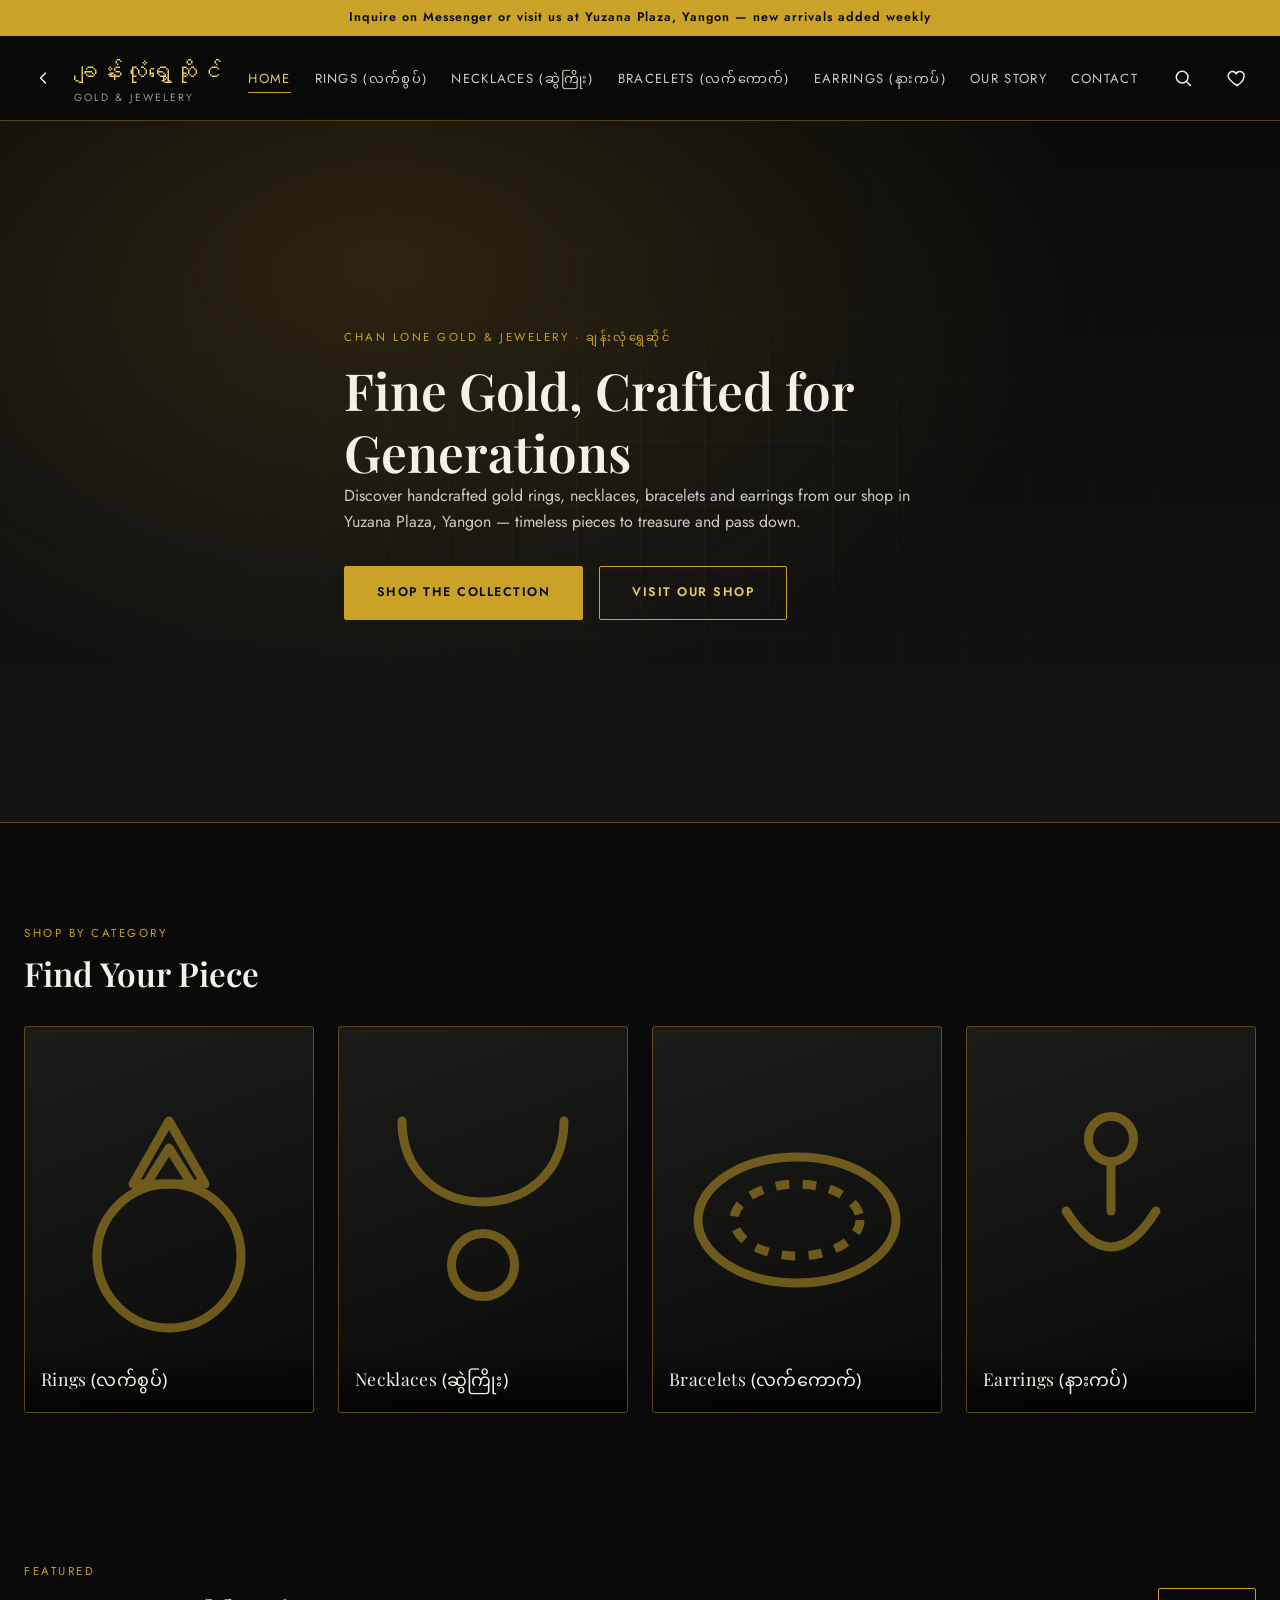
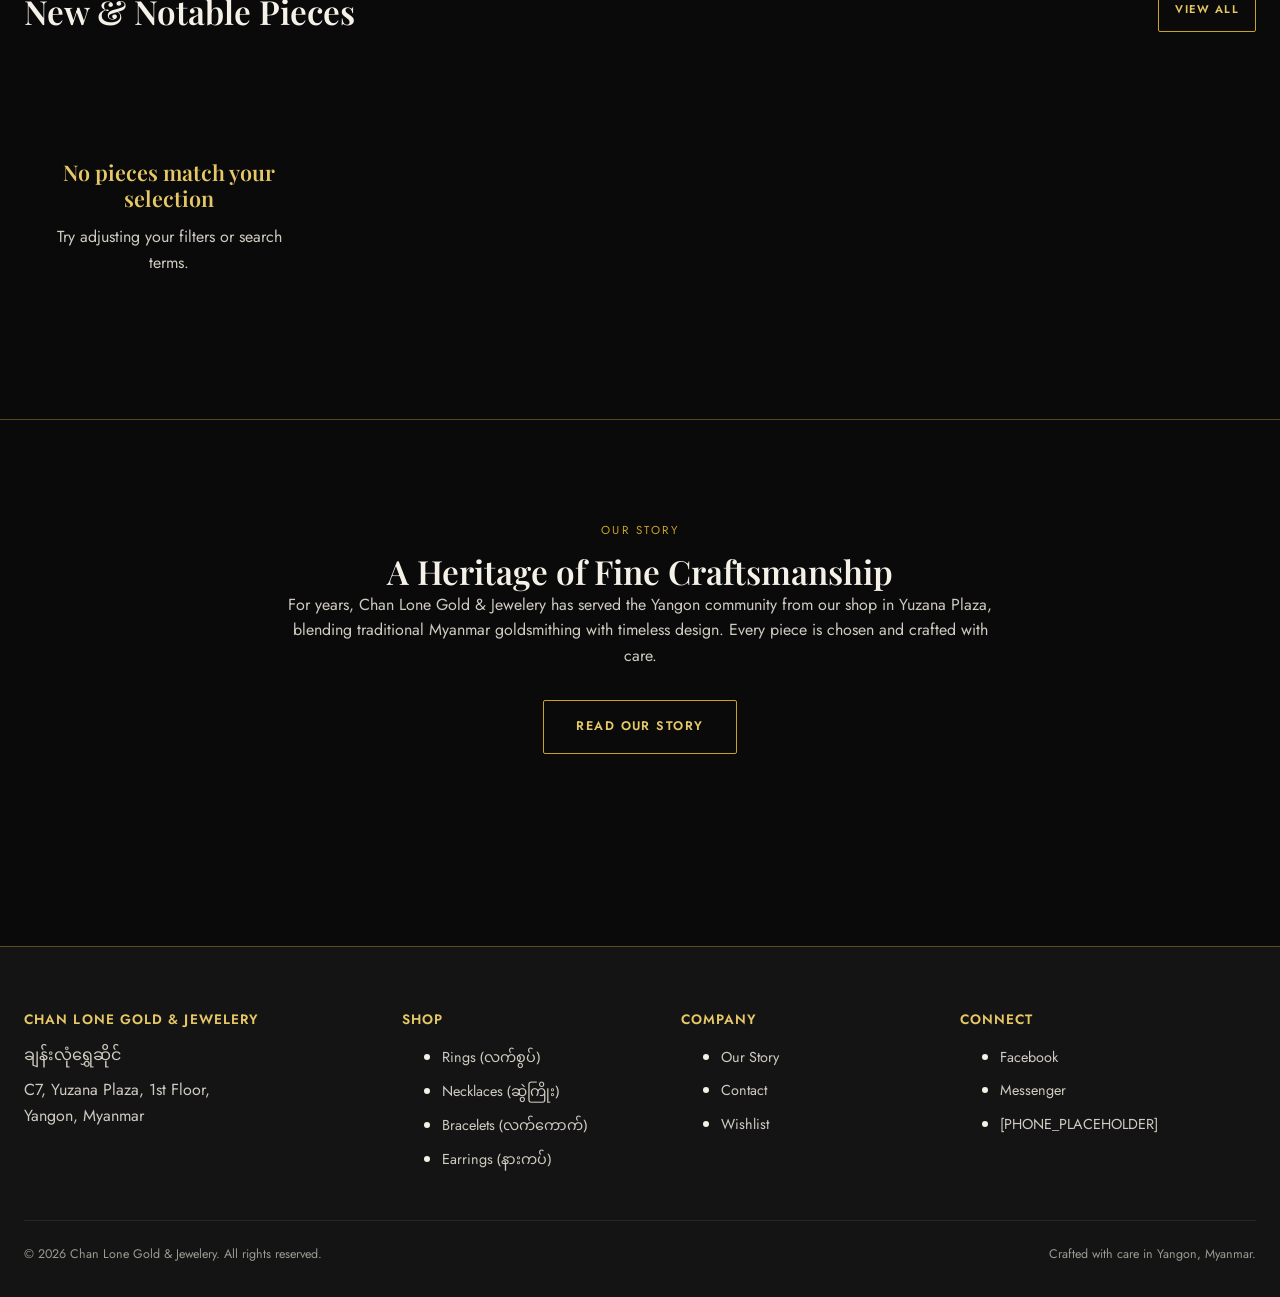
<file: index.html>
<!DOCTYPE html>
<html lang="en">
<head>
<meta charset="UTF-8" />
<meta name="viewport" content="width=device-width, initial-scale=1.0" />
<title>Chan Lone Gold & Jewelery — Fine Gold Jewelry in Yangon</title>
<meta name="description" content="Chan Lone Gold & Jewelery — fine gold rings, necklaces, bracelets and earrings crafted in Yangon, Myanmar." />
<link rel="preconnect" href="https://fonts.googleapis.com">
<link rel="preconnect" href="https://fonts.gstatic.com" crossorigin>
<link href="https://fonts.googleapis.com/css2?family=Playfair+Display:wght@500;600;700&family=Jost:wght@400;500;600&family=Noto+Sans+Myanmar:wght@400;500;600&display=swap" rel="stylesheet">
<link rel="stylesheet" href="css/tokens.css">
<link rel="stylesheet" href="css/base.css">
<link rel="stylesheet" href="css/layout.css">
<link rel="stylesheet" href="css/components.css">
</head>
<body data-page="home">

<div class="announce-bar">Inquire on Messenger or visit us at Yuzana Plaza, Yangon — new arrivals added weekly</div>

<header class="site-header">
  <div class="container site-header__inner">
    <div class="header-start">
      <button type="button" class="icon-btn back-btn" data-back-btn aria-label="Go back">
        <svg viewBox="0 0 24 24" fill="none" stroke="currentColor" stroke-width="1.8"><path d="M15 6l-6 6 6 6" stroke-linecap="round" stroke-linejoin="round"/></svg>
      </button>
      <a href="index.html" class="brand">
        <span class="brand__name" lang="my">ချန်းလုံ<span style="white-space:nowrap">ရွှေဆိုင်</span></span>
        <span class="brand__sub">Gold &amp; Jewelery</span>
      </a>
    </div>
    <nav class="main-nav">
      <ul class="main-nav__list">
        <li><a href="index.html" class="main-nav__link" data-nav="home">Home</a></li>
        <li><a href="shop.html?category=rings" class="main-nav__link" data-nav="rings">Rings <span lang="my">(လက်စွပ်)</span></a></li>
        <li><a href="shop.html?category=necklaces" class="main-nav__link" data-nav="necklaces">Necklaces <span lang="my">(ဆွဲကြိုး)</span></a></li>
        <li><a href="shop.html?category=bracelets" class="main-nav__link" data-nav="bracelets">Bracelets <span lang="my">(လက်ကောက်)</span></a></li>
        <li><a href="shop.html?category=earrings" class="main-nav__link" data-nav="earrings">Earrings <span lang="my">(နားကပ်)</span></a></li>
        <li><a href="about.html" class="main-nav__link" data-nav="about">Our Story</a></li>
        <li><a href="contact.html" class="main-nav__link" data-nav="contact">Contact</a></li>
      </ul>
    </nav>
    <div class="header-actions">
      <button type="button" class="icon-btn" data-search-toggle aria-label="Search">
        <svg viewBox="0 0 24 24" fill="none" stroke="currentColor" stroke-width="1.8"><circle cx="11" cy="11" r="7"/><path d="M21 21l-4.3-4.3" stroke-linecap="round"/></svg>
      </button>
      <a class="icon-btn" href="wishlist.html" aria-label="Wishlist">
        <svg viewBox="0 0 24 24" fill="none" stroke="currentColor" stroke-width="1.8"><path d="M12 21s-7.5-4.6-10-9.3C.5 8.2 2.4 4.5 6 4.1c2.1-.2 4 .9 5 2.5 1-1.6 2.9-2.7 5-2.5 3.6.4 5.5 4.1 4 7.6C19.5 16.4 12 21 12 21z"/></svg>
        <span class="badge-count" data-wishlist-badge hidden>0</span>
      </a>
      <button type="button" class="nav-toggle" aria-label="Open menu">
        <svg viewBox="0 0 24 24" fill="none" stroke="currentColor" stroke-width="1.8"><path d="M3 6h18M3 12h18M3 18h18" stroke-linecap="round"/></svg>
      </button>
    </div>
  </div>
  <div class="search-flyout" hidden>
    <div class="search-flyout__inner">
      <form role="search" style="display:flex; gap: var(--space-3); flex:1;">
        <input type="search" placeholder="Search rings, necklaces, bracelets..." aria-label="Search products" style="flex:1" />
        <button type="submit" class="btn btn--primary btn--sm">Search</button>
      </form>
    </div>
  </div>
</header>

<div class="mobile-nav" hidden>
  <button type="button" class="icon-btn mobile-nav__close" aria-label="Close menu">
    <svg viewBox="0 0 24 24" fill="none" stroke="currentColor" stroke-width="1.8"><path d="M6 6l12 12M18 6L6 18" stroke-linecap="round"/></svg>
  </button>
  <ul class="mobile-nav__list">
    <li><a href="index.html">Home</a></li>
    <li><a href="shop.html">Shop All</a></li>
    <li><a href="shop.html?category=rings">Rings <span lang="my">(လက်စွပ်)</span></a></li>
    <li><a href="shop.html?category=necklaces">Necklaces <span lang="my">(ဆွဲကြိုး)</span></a></li>
    <li><a href="shop.html?category=bracelets">Bracelets <span lang="my">(လက်ကောက်)</span></a></li>
    <li><a href="shop.html?category=earrings">Earrings <span lang="my">(နားကပ်)</span></a></li>
    <li><a href="wishlist.html">Wishlist</a></li>
    <li><a href="about.html">Our Story</a></li>
    <li><a href="contact.html">Contact</a></li>
  </ul>
</div>

<main>
  <section class="hero">
    <div class="container hero__content">
      <span class="eyebrow">Chan Lone Gold &amp; Jewelery · <span lang="my">ချန်းလုံရွှေဆိုင်</span></span>
      <h1>Fine Gold, Crafted for Generations</h1>
      <p>Discover handcrafted gold rings, necklaces, bracelets and earrings from our shop in Yuzana Plaza, Yangon — timeless pieces to treasure and pass down.</p>
      <div class="hero__actions">
        <a class="btn btn--primary" href="shop.html">Shop the Collection</a>
        <a class="btn btn--outline" href="contact.html">Visit Our Shop</a>
      </div>
    </div>
  </section>

  <section class="section">
    <div class="container">
      <div class="section-head">
        <div>
          <span class="eyebrow">Shop by Category</span>
          <h2>Find Your Piece</h2>
        </div>
      </div>
      <div class="category-grid">
        <a class="category-tile" href="shop.html?category=rings">
          <span class="category-tile__icon"><img src="images/placeholders/icons/ring.svg" alt="" /></span>
          <span class="category-tile__label">Rings <span lang="my">(လက်စွပ်)</span></span>
        </a>
        <a class="category-tile" href="shop.html?category=necklaces">
          <span class="category-tile__icon"><img src="images/placeholders/icons/necklace.svg" alt="" /></span>
          <span class="category-tile__label">Necklaces <span lang="my">(ဆွဲကြိုး)</span></span>
        </a>
        <a class="category-tile" href="shop.html?category=bracelets">
          <span class="category-tile__icon"><img src="images/placeholders/icons/bracelet.svg" alt="" /></span>
          <span class="category-tile__label">Bracelets <span lang="my">(လက်ကောက်)</span></span>
        </a>
        <a class="category-tile" href="shop.html?category=earrings">
          <span class="category-tile__icon"><img src="images/placeholders/icons/earring.svg" alt="" /></span>
          <span class="category-tile__label">Earrings <span lang="my">(နားကပ်)</span></span>
        </a>
      </div>
    </div>
  </section>

  <section class="section section--tight">
    <div class="container">
      <div class="section-head">
        <div>
          <span class="eyebrow">Featured</span>
          <h2>New &amp; Notable Pieces</h2>
        </div>
        <a class="btn btn--outline btn--sm" href="shop.html">View All</a>
      </div>
      <div class="product-grid" id="featured-grid"></div>
    </div>
  </section>

  <section class="section" style="border-top: var(--border-hairline);">
    <div class="container" style="max-width: 760px; text-align:center;">
      <span class="eyebrow">Our Story</span>
      <h2>A Heritage of Fine Craftsmanship</h2>
      <p>For years, Chan Lone Gold &amp; Jewelery has served the Yangon community from our shop in Yuzana Plaza, blending traditional Myanmar goldsmithing with timeless design. Every piece is chosen and crafted with care.</p>
      <div style="margin-top: var(--space-6);">
        <a class="btn btn--outline" href="about.html">Read Our Story</a>
      </div>
    </div>
  </section>
</main>

<footer class="site-footer">
  <div class="container">
    <div class="footer-grid">
      <div class="footer-col">
        <h4>Chan Lone Gold &amp; Jewelery</h4>
        <p lang="my" style="margin-bottom: var(--space-2);">ချန်းလုံရွှေဆိုင်</p>
        <p>C7, Yuzana Plaza, 1st Floor,<br>Yangon, Myanmar</p>
      </div>
      <div class="footer-col">
        <h4>Shop</h4>
        <ul>
          <li><a href="shop.html?category=rings">Rings <span lang="my">(လက်စွပ်)</span></a></li>
          <li><a href="shop.html?category=necklaces">Necklaces <span lang="my">(ဆွဲကြိုး)</span></a></li>
          <li><a href="shop.html?category=bracelets">Bracelets <span lang="my">(လက်ကောက်)</span></a></li>
          <li><a href="shop.html?category=earrings">Earrings <span lang="my">(နားကပ်)</span></a></li>
        </ul>
      </div>
      <div class="footer-col">
        <h4>Company</h4>
        <ul>
          <li><a href="about.html">Our Story</a></li>
          <li><a href="contact.html">Contact</a></li>
          <li><a href="wishlist.html">Wishlist</a></li>
        </ul>
      </div>
      <div class="footer-col">
        <h4>Connect</h4>
        <ul>
          <li><a href="https://www.facebook.com/chanlonjewelry" target="_blank" rel="noopener">Facebook</a></li>
          <li><a href="https://m.me/chanlonjewelry" target="_blank" rel="noopener">Messenger</a></li>
          <li><a href="tel:[PHONE_PLACEHOLDER]">[PHONE_PLACEHOLDER]</a></li>
        </ul>
      </div>
    </div>
    <div class="footer-bottom">
      <span>&copy; <span id="year"></span> Chan Lone Gold &amp; Jewelery. All rights reserved.</span>
      <span>Crafted with care in Yangon, Myanmar.</span>
    </div>
  </div>
</footer>

<script src="js/data/business.js"></script>
<script src="js/data/taxonomy.js"></script>
<script src="js/modules/productsStore.js"></script>
<script src="js/modules/utils.js"></script>
<script src="js/modules/render.js"></script>
<script src="js/modules/wishlist.js"></script>
<script src="js/modules/quickview.js"></script>
<script src="js/partials.js"></script>
<script src="js/home.js"></script>
</body>
</html>
</file>
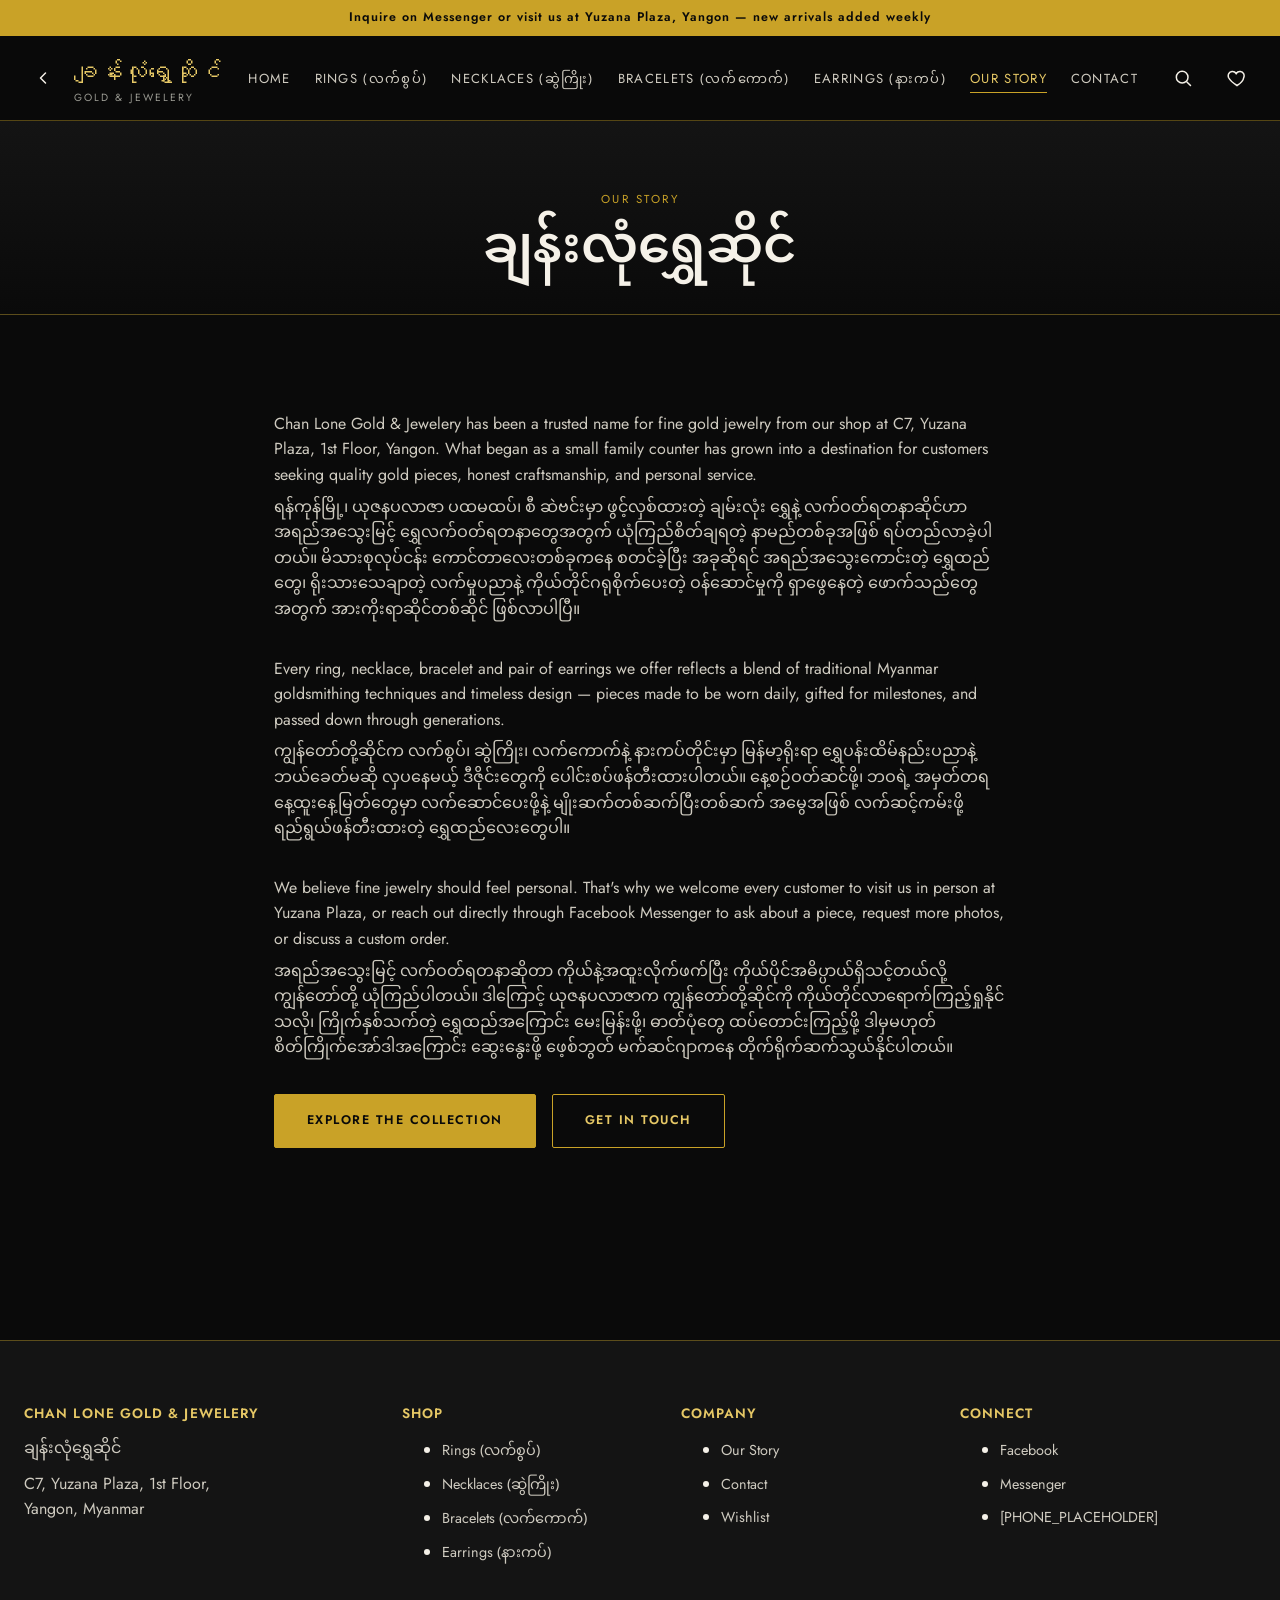
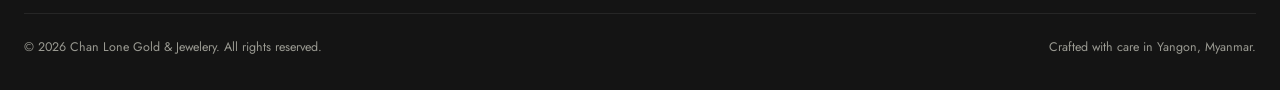
<file: about.html>
<!DOCTYPE html>
<html lang="en">
<head>
<meta charset="UTF-8" />
<meta name="viewport" content="width=device-width, initial-scale=1.0" />
<title>Our Story — Chan Lone Gold & Jewelery</title>
<meta name="description" content="The story behind Chan Lone Gold & Jewelery, a family jewelry shop in Yuzana Plaza, Yangon." />
<link rel="preconnect" href="https://fonts.googleapis.com">
<link rel="preconnect" href="https://fonts.gstatic.com" crossorigin>
<link href="https://fonts.googleapis.com/css2?family=Playfair+Display:wght@500;600;700&family=Jost:wght@400;500;600&family=Noto+Sans+Myanmar:wght@400;500;600&display=swap" rel="stylesheet">
<link rel="stylesheet" href="css/tokens.css">
<link rel="stylesheet" href="css/base.css">
<link rel="stylesheet" href="css/layout.css">
<link rel="stylesheet" href="css/components.css">
</head>
<body data-page="about">

<div class="announce-bar">Inquire on Messenger or visit us at Yuzana Plaza, Yangon — new arrivals added weekly</div>

<header class="site-header">
  <div class="container site-header__inner">
    <div class="header-start">
      <button type="button" class="icon-btn back-btn" data-back-btn aria-label="Go back">
        <svg viewBox="0 0 24 24" fill="none" stroke="currentColor" stroke-width="1.8"><path d="M15 6l-6 6 6 6" stroke-linecap="round" stroke-linejoin="round"/></svg>
      </button>
      <a href="index.html" class="brand">
        <span class="brand__name" lang="my">ချန်းလုံ<span style="white-space:nowrap">ရွှေဆိုင်</span></span>
        <span class="brand__sub">Gold &amp; Jewelery</span>
      </a>
    </div>
    <nav class="main-nav">
      <ul class="main-nav__list">
        <li><a href="index.html" class="main-nav__link" data-nav="home">Home</a></li>
        <li><a href="shop.html?category=rings" class="main-nav__link" data-nav="rings">Rings <span lang="my">(လက်စွပ်)</span></a></li>
        <li><a href="shop.html?category=necklaces" class="main-nav__link" data-nav="necklaces">Necklaces <span lang="my">(ဆွဲကြိုး)</span></a></li>
        <li><a href="shop.html?category=bracelets" class="main-nav__link" data-nav="bracelets">Bracelets <span lang="my">(လက်ကောက်)</span></a></li>
        <li><a href="shop.html?category=earrings" class="main-nav__link" data-nav="earrings">Earrings <span lang="my">(နားကပ်)</span></a></li>
        <li><a href="about.html" class="main-nav__link" data-nav="about">Our Story</a></li>
        <li><a href="contact.html" class="main-nav__link" data-nav="contact">Contact</a></li>
      </ul>
    </nav>
    <div class="header-actions">
      <button type="button" class="icon-btn" data-search-toggle aria-label="Search">
        <svg viewBox="0 0 24 24" fill="none" stroke="currentColor" stroke-width="1.8"><circle cx="11" cy="11" r="7"/><path d="M21 21l-4.3-4.3" stroke-linecap="round"/></svg>
      </button>
      <a class="icon-btn" href="wishlist.html" aria-label="Wishlist">
        <svg viewBox="0 0 24 24" fill="none" stroke="currentColor" stroke-width="1.8"><path d="M12 21s-7.5-4.6-10-9.3C.5 8.2 2.4 4.5 6 4.1c2.1-.2 4 .9 5 2.5 1-1.6 2.9-2.7 5-2.5 3.6.4 5.5 4.1 4 7.6C19.5 16.4 12 21 12 21z"/></svg>
        <span class="badge-count" data-wishlist-badge hidden>0</span>
      </a>
      <button type="button" class="nav-toggle" aria-label="Open menu">
        <svg viewBox="0 0 24 24" fill="none" stroke="currentColor" stroke-width="1.8"><path d="M3 6h18M3 12h18M3 18h18" stroke-linecap="round"/></svg>
      </button>
    </div>
  </div>
  <div class="search-flyout" hidden>
    <div class="search-flyout__inner">
      <form role="search" style="display:flex; gap: var(--space-3); flex:1;">
        <input type="search" placeholder="Search rings, necklaces, bracelets..." aria-label="Search products" style="flex:1" />
        <button type="submit" class="btn btn--primary btn--sm">Search</button>
      </form>
    </div>
  </div>
</header>

<div class="mobile-nav" hidden>
  <button type="button" class="icon-btn mobile-nav__close" aria-label="Close menu">
    <svg viewBox="0 0 24 24" fill="none" stroke="currentColor" stroke-width="1.8"><path d="M6 6l12 12M18 6L6 18" stroke-linecap="round"/></svg>
  </button>
  <ul class="mobile-nav__list">
    <li><a href="index.html">Home</a></li>
    <li><a href="shop.html">Shop All</a></li>
    <li><a href="shop.html?category=rings">Rings <span lang="my">(လက်စွပ်)</span></a></li>
    <li><a href="shop.html?category=necklaces">Necklaces <span lang="my">(ဆွဲကြိုး)</span></a></li>
    <li><a href="shop.html?category=bracelets">Bracelets <span lang="my">(လက်ကောက်)</span></a></li>
    <li><a href="shop.html?category=earrings">Earrings <span lang="my">(နားကပ်)</span></a></li>
    <li><a href="wishlist.html">Wishlist</a></li>
    <li><a href="about.html">Our Story</a></li>
    <li><a href="contact.html">Contact</a></li>
  </ul>
</div>

<main>
  <div class="page-banner">
    <div class="container">
      <span class="eyebrow">Our Story</span>
      <h1 lang="my">ချန်းလုံရွှေဆိုင်</h1>
    </div>
  </div>

  <section class="section">
    <div class="container" style="max-width: 780px;">
      <p style="margin-bottom: var(--space-2);">Chan Lone Gold &amp; Jewelery has been a trusted name for fine gold jewelry from our shop at C7, Yuzana Plaza, 1st Floor, Yangon. What began as a small family counter has grown into a destination for customers seeking quality gold pieces, honest craftsmanship, and personal service.</p>
      <p lang="my" style="margin-bottom: var(--space-6);">ရန်ကုန်မြို့၊ ယုဇနပလာဇာ ပထမထပ်၊ စီ ဆဲဗင်းမှာ ဖွင့်လှစ်ထားတဲ့ ချမ်းလုံး ရွှေနဲ့ လက်ဝတ်ရတနာဆိုင်ဟာ အရည်အသွေးမြင့် ရွှေလက်ဝတ်ရတနာတွေအတွက် ယုံကြည်စိတ်ချရတဲ့ နာမည်တစ်ခုအဖြစ် ရပ်တည်လာခဲ့ပါတယ်။ မိသားစုလုပ်ငန်း ကောင်တာလေးတစ်ခုကနေ စတင်ခဲ့ပြီး အခုဆိုရင် အရည်အသွေးကောင်းတဲ့ ရွှေထည်တွေ၊ ရိုးသားသေချာတဲ့ လက်မှုပညာနဲ့ ကိုယ်တိုင်ဂရုစိုက်ပေးတဲ့ ဝန်ဆောင်မှုကို ရှာဖွေနေတဲ့ ဖောက်သည်တွေအတွက် အားကိုးရာဆိုင်တစ်ဆိုင် ဖြစ်လာပါပြီ။</p>

      <p style="margin-bottom: var(--space-2);">Every ring, necklace, bracelet and pair of earrings we offer reflects a blend of traditional Myanmar goldsmithing techniques and timeless design — pieces made to be worn daily, gifted for milestones, and passed down through generations.</p>
      <p lang="my" style="margin-bottom: var(--space-6);">ကျွန်တော်တို့ဆိုင်က လက်စွပ်၊ ဆွဲကြိုး၊ လက်ကောက်နဲ့ နားကပ်တိုင်းမှာ မြန်မာ့ရိုးရာ ရွှေပန်းထိမ်နည်းပညာနဲ့ ဘယ်ခေတ်မဆို လှပနေမယ့် ဒီဇိုင်းတွေကို ပေါင်းစပ်ဖန်တီးထားပါတယ်။ နေ့စဉ်ဝတ်ဆင်ဖို့၊ ဘဝရဲ့ အမှတ်တရနေ့ထူးနေ့မြတ်တွေမှာ လက်ဆောင်ပေးဖို့နဲ့ မျိုးဆက်တစ်ဆက်ပြီးတစ်ဆက် အမွေအဖြစ် လက်ဆင့်ကမ်းဖို့ ရည်ရွယ်ဖန်တီးထားတဲ့ ရွှေထည်လေးတွေပါ။</p>

      <p style="margin-bottom: var(--space-2);">We believe fine jewelry should feel personal. That's why we welcome every customer to visit us in person at Yuzana Plaza, or reach out directly through Facebook Messenger to ask about a piece, request more photos, or discuss a custom order.</p>
      <p lang="my" style="margin-bottom: var(--space-5);">အရည်အသွေးမြင့် လက်ဝတ်ရတနာဆိုတာ ကိုယ်နဲ့အထူးလိုက်ဖက်ပြီး ကိုယ်ပိုင်အဓိပ္ပာယ်ရှိသင့်တယ်လို့ ကျွန်တော်တို့ ယုံကြည်ပါတယ်။ ဒါကြောင့် ယုဇနပလာဇာက ကျွန်တော်တို့ဆိုင်ကို ကိုယ်တိုင်လာရောက်ကြည့်ရှုနိုင်သလို၊ ကြိုက်နှစ်သက်တဲ့ ရွှေထည်အကြောင်း မေးမြန်းဖို့၊ ဓာတ်ပုံတွေ ထပ်တောင်းကြည့်ဖို့ ဒါမှမဟုတ် စိတ်ကြိုက်အော်ဒါအကြောင်း ဆွေးနွေးဖို့ ဖေ့စ်ဘွတ် မက်ဆင်ဂျာကနေ တိုက်ရိုက်ဆက်သွယ်နိုင်ပါတယ်။</p>
      <div style="margin-top: var(--space-6); display:flex; gap: var(--space-4); flex-wrap: wrap;">
        <a class="btn btn--primary" href="shop.html">Explore the Collection</a>
        <a class="btn btn--outline" href="contact.html">Get in Touch</a>
      </div>
    </div>
  </section>
</main>

<footer class="site-footer">
  <div class="container">
    <div class="footer-grid">
      <div class="footer-col">
        <h4>Chan Lone Gold &amp; Jewelery</h4>
        <p lang="my" style="margin-bottom: var(--space-2);">ချန်းလုံရွှေဆိုင်</p>
        <p>C7, Yuzana Plaza, 1st Floor,<br>Yangon, Myanmar</p>
      </div>
      <div class="footer-col">
        <h4>Shop</h4>
        <ul>
          <li><a href="shop.html?category=rings">Rings <span lang="my">(လက်စွပ်)</span></a></li>
          <li><a href="shop.html?category=necklaces">Necklaces <span lang="my">(ဆွဲကြိုး)</span></a></li>
          <li><a href="shop.html?category=bracelets">Bracelets <span lang="my">(လက်ကောက်)</span></a></li>
          <li><a href="shop.html?category=earrings">Earrings <span lang="my">(နားကပ်)</span></a></li>
        </ul>
      </div>
      <div class="footer-col">
        <h4>Company</h4>
        <ul>
          <li><a href="about.html">Our Story</a></li>
          <li><a href="contact.html">Contact</a></li>
          <li><a href="wishlist.html">Wishlist</a></li>
        </ul>
      </div>
      <div class="footer-col">
        <h4>Connect</h4>
        <ul>
          <li><a href="https://www.facebook.com/chanlonjewelry" target="_blank" rel="noopener">Facebook</a></li>
          <li><a href="https://m.me/chanlonjewelry" target="_blank" rel="noopener">Messenger</a></li>
          <li><a href="tel:[PHONE_PLACEHOLDER]">[PHONE_PLACEHOLDER]</a></li>
        </ul>
      </div>
    </div>
    <div class="footer-bottom">
      <span>&copy; <span id="year"></span> Chan Lone Gold &amp; Jewelery. All rights reserved.</span>
      <span>Crafted with care in Yangon, Myanmar.</span>
    </div>
  </div>
</footer>

<script src="js/data/business.js"></script>
<script src="js/data/taxonomy.js"></script>
<script src="js/modules/utils.js"></script>
<script src="js/modules/render.js"></script>
<script src="js/modules/wishlist.js"></script>
<script src="js/modules/quickview.js"></script>
<script src="js/partials.js"></script>
</body>
</html>
</file>
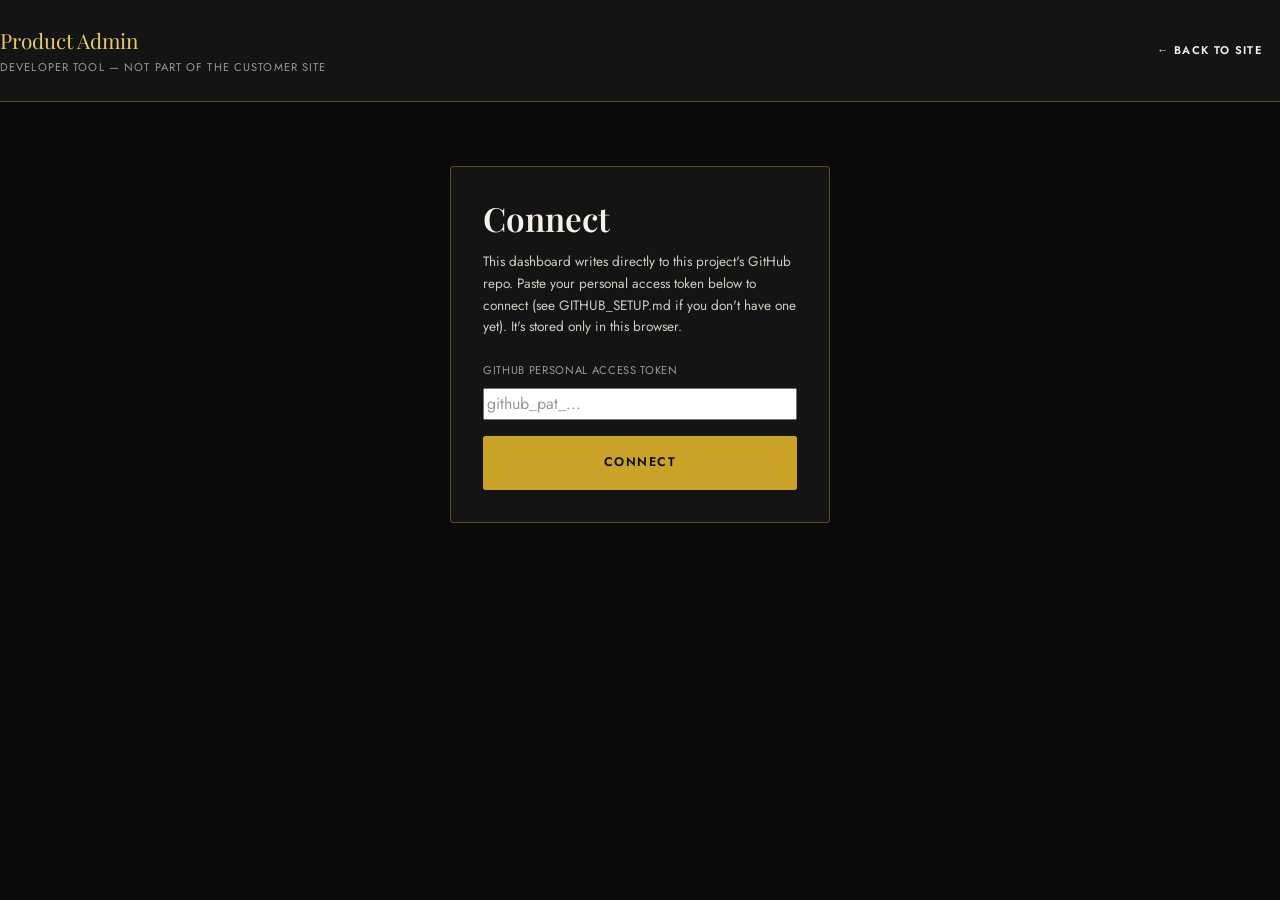
<file: admin.html>
<!DOCTYPE html>
<html lang="en">
<head>
<meta charset="UTF-8" />
<meta name="viewport" content="width=device-width, initial-scale=1.0" />
<title>Product Admin — Chan Lone Gold & Jewelery</title>
<meta name="robots" content="noindex, nofollow" />
<link rel="preconnect" href="https://fonts.googleapis.com">
<link rel="preconnect" href="https://fonts.gstatic.com" crossorigin>
<link href="https://fonts.googleapis.com/css2?family=Playfair+Display:wght@500;600;700&family=Jost:wght@400;500;600&family=Noto+Sans+Myanmar:wght@400;500;600&display=swap" rel="stylesheet">
<link rel="stylesheet" href="css/tokens.css">
<link rel="stylesheet" href="css/base.css">
<link rel="stylesheet" href="css/layout.css">
<link rel="stylesheet" href="css/components.css">
<link rel="stylesheet" href="css/admin.css">
</head>
<body data-page="admin">

<header class="admin-header">
  <div class="container admin-header__inner">
    <div>
      <span class="admin-header__title">Product Admin</span>
      <span class="admin-header__sub">Developer tool — not part of the customer site</span>
    </div>
    <div class="admin-header__actions">
      <span id="admin-user-email" class="admin-header__email" hidden></span>
      <button type="button" class="btn btn--outline btn--sm" id="admin-logout" hidden>Disconnect</button>
      <a href="index.html" class="btn btn--ghost btn--sm">&larr; Back to site</a>
    </div>
  </div>
</header>

<main>
  <div class="container">

    <!-- ---- Connect screen ---- -->
    <section id="admin-login" class="admin-login" hidden>
      <div class="admin-login__box">
        <h2>Connect</h2>
        <p class="admin-login__hint">This dashboard writes directly to this project's GitHub repo. Paste your personal access token below to connect (see GITHUB_SETUP.md if you don't have one yet). It's stored only in this browser.</p>
        <form id="admin-login-form">
          <div class="admin-field">
            <label for="admin-token">GitHub personal access token</label>
            <input type="password" id="admin-token" autocomplete="off" placeholder="github_pat_..." required>
          </div>
          <p id="admin-login-error" class="admin-login__error" hidden></p>
          <button type="submit" class="btn btn--primary btn--block" id="admin-login-submit">Connect</button>
        </form>
      </div>
    </section>

    <!-- ---- Not-configured screen ---- -->
    <section id="admin-not-configured" class="admin-notice" hidden>
      <p><strong>This admin isn't configured yet.</strong> This page can't connect or load products until <code>js/github-config.js</code> has this repo's real owner/name values.</p>
      <p>Follow <code>GITHUB_SETUP.md</code> in the project folder, then reload this page.</p>
    </section>

    <!-- ---- Dashboard ---- -->
    <section id="admin-dashboard" hidden>
      <div class="admin-toolbar">
        <input type="search" id="admin-search" placeholder="Search products by name or ID…" />
        <span id="admin-status" class="admin-edit-count"></span>
        <div class="admin-toolbar__actions">
          <button type="button" class="btn btn--outline btn--sm" id="admin-import-seed">Import Starter Catalog</button>
          <button type="button" class="btn btn--primary btn--sm" id="admin-add-product">+ Add New Product</button>
        </div>
      </div>

      <div class="admin-grid" id="admin-grid"></div>
      <p id="admin-empty" class="admin-empty-note" hidden>No products yet — click "Add New Product" or "Import Starter Catalog" above to get started.</p>
    </section>

  </div>
</main>

<template id="admin-card-template">
  <article class="admin-card">
    <span class="admin-card__badge" data-unsaved hidden>Unsaved</span>
    <div class="admin-card__media" data-media></div>
    <div class="admin-card__file-row">
      <input type="file" accept="image/*" multiple data-file-input>
      <span class="admin-card__uploading" data-uploading hidden>Uploading…</span>
    </div>
    <div class="admin-card__thumbs" data-thumbs></div>

    <div class="admin-field">
      <label>Name (English)</label>
      <input type="text" data-field="name">
    </div>
    <div class="admin-field">
      <label>Name (Burmese)</label>
      <input type="text" lang="my" data-field="nameBurmese">
    </div>
    <div class="admin-field admin-field--row">
      <div>
        <label>Category</label>
        <select data-field="category"></select>
      </div>
      <div>
        <label>Material</label>
        <select data-field="material"></select>
      </div>
    </div>
    <div class="admin-field admin-field--checks">
      <label><input type="checkbox" data-field="isNew"> New</label>
      <label><input type="checkbox" data-field="isFeatured"> Featured</label>
    </div>
    <div class="admin-field">
      <label>Short Description</label>
      <textarea data-field="shortDescription"></textarea>
    </div>
    <div class="admin-field">
      <label>Full Description</label>
      <textarea data-field="description"></textarea>
    </div>
    <div class="admin-field">
      <label>Tags (comma separated)</label>
      <input type="text" data-field="tagsText">
    </div>

    <div class="admin-card__footer">
      <button type="button" class="btn btn--outline btn--sm" data-delete>Delete</button>
      <button type="button" class="btn btn--primary btn--sm" data-save>Save</button>
    </div>
  </article>
</template>

<script src="js/github-config.js"></script>
<script src="js/data/taxonomy.js"></script>
<script src="js/data/seed-products.js"></script>
<script src="js/modules/utils.js"></script>
<script src="js/modules/render.js"></script>
<script src="js/modules/githubApi.js"></script>
<script src="js/admin.js"></script>
</body>
</html>
</file>
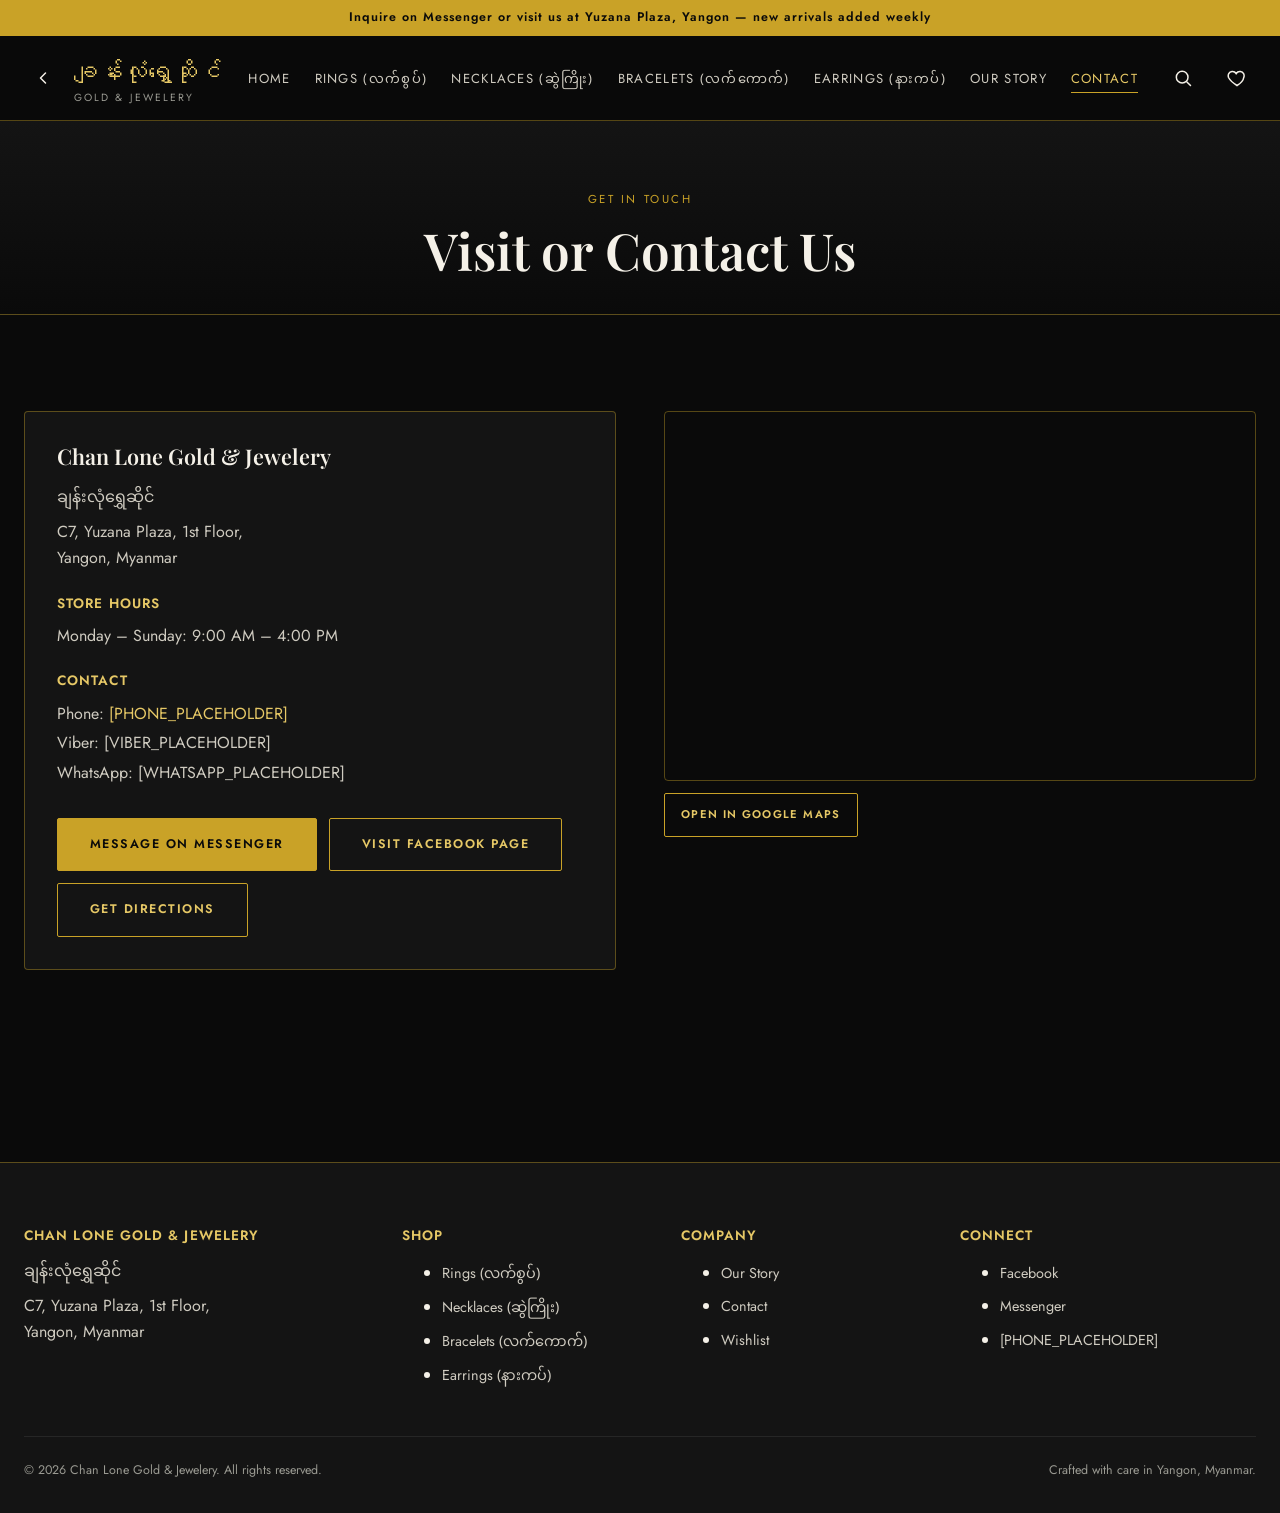
<file: contact.html>
<!DOCTYPE html>
<html lang="en">
<head>
<meta charset="UTF-8" />
<meta name="viewport" content="width=device-width, initial-scale=1.0" />
<title>Contact Us — Chan Lone Gold & Jewelery</title>
<meta name="description" content="Visit or contact Chan Lone Gold & Jewelery at Yuzana Plaza, Yangon. Reach us via Facebook Messenger or phone." />
<link rel="preconnect" href="https://fonts.googleapis.com">
<link rel="preconnect" href="https://fonts.gstatic.com" crossorigin>
<link href="https://fonts.googleapis.com/css2?family=Playfair+Display:wght@500;600;700&family=Jost:wght@400;500;600&family=Noto+Sans+Myanmar:wght@400;500;600&display=swap" rel="stylesheet">
<link rel="stylesheet" href="css/tokens.css">
<link rel="stylesheet" href="css/base.css">
<link rel="stylesheet" href="css/layout.css">
<link rel="stylesheet" href="css/components.css">
</head>
<body data-page="contact">

<div class="announce-bar">Inquire on Messenger or visit us at Yuzana Plaza, Yangon — new arrivals added weekly</div>

<header class="site-header">
  <div class="container site-header__inner">
    <div class="header-start">
      <button type="button" class="icon-btn back-btn" data-back-btn aria-label="Go back">
        <svg viewBox="0 0 24 24" fill="none" stroke="currentColor" stroke-width="1.8"><path d="M15 6l-6 6 6 6" stroke-linecap="round" stroke-linejoin="round"/></svg>
      </button>
      <a href="index.html" class="brand">
        <span class="brand__name" lang="my">ချန်းလုံ<span style="white-space:nowrap">ရွှေဆိုင်</span></span>
        <span class="brand__sub">Gold &amp; Jewelery</span>
      </a>
    </div>
    <nav class="main-nav">
      <ul class="main-nav__list">
        <li><a href="index.html" class="main-nav__link" data-nav="home">Home</a></li>
        <li><a href="shop.html?category=rings" class="main-nav__link" data-nav="rings">Rings <span lang="my">(လက်စွပ်)</span></a></li>
        <li><a href="shop.html?category=necklaces" class="main-nav__link" data-nav="necklaces">Necklaces <span lang="my">(ဆွဲကြိုး)</span></a></li>
        <li><a href="shop.html?category=bracelets" class="main-nav__link" data-nav="bracelets">Bracelets <span lang="my">(လက်ကောက်)</span></a></li>
        <li><a href="shop.html?category=earrings" class="main-nav__link" data-nav="earrings">Earrings <span lang="my">(နားကပ်)</span></a></li>
        <li><a href="about.html" class="main-nav__link" data-nav="about">Our Story</a></li>
        <li><a href="contact.html" class="main-nav__link" data-nav="contact">Contact</a></li>
      </ul>
    </nav>
    <div class="header-actions">
      <button type="button" class="icon-btn" data-search-toggle aria-label="Search">
        <svg viewBox="0 0 24 24" fill="none" stroke="currentColor" stroke-width="1.8"><circle cx="11" cy="11" r="7"/><path d="M21 21l-4.3-4.3" stroke-linecap="round"/></svg>
      </button>
      <a class="icon-btn" href="wishlist.html" aria-label="Wishlist">
        <svg viewBox="0 0 24 24" fill="none" stroke="currentColor" stroke-width="1.8"><path d="M12 21s-7.5-4.6-10-9.3C.5 8.2 2.4 4.5 6 4.1c2.1-.2 4 .9 5 2.5 1-1.6 2.9-2.7 5-2.5 3.6.4 5.5 4.1 4 7.6C19.5 16.4 12 21 12 21z"/></svg>
        <span class="badge-count" data-wishlist-badge hidden>0</span>
      </a>
      <button type="button" class="nav-toggle" aria-label="Open menu">
        <svg viewBox="0 0 24 24" fill="none" stroke="currentColor" stroke-width="1.8"><path d="M3 6h18M3 12h18M3 18h18" stroke-linecap="round"/></svg>
      </button>
    </div>
  </div>
  <div class="search-flyout" hidden>
    <div class="search-flyout__inner">
      <form role="search" style="display:flex; gap: var(--space-3); flex:1;">
        <input type="search" placeholder="Search rings, necklaces, bracelets..." aria-label="Search products" style="flex:1" />
        <button type="submit" class="btn btn--primary btn--sm">Search</button>
      </form>
    </div>
  </div>
</header>

<div class="mobile-nav" hidden>
  <button type="button" class="icon-btn mobile-nav__close" aria-label="Close menu">
    <svg viewBox="0 0 24 24" fill="none" stroke="currentColor" stroke-width="1.8"><path d="M6 6l12 12M18 6L6 18" stroke-linecap="round"/></svg>
  </button>
  <ul class="mobile-nav__list">
    <li><a href="index.html">Home</a></li>
    <li><a href="shop.html">Shop All</a></li>
    <li><a href="shop.html?category=rings">Rings <span lang="my">(လက်စွပ်)</span></a></li>
    <li><a href="shop.html?category=necklaces">Necklaces <span lang="my">(ဆွဲကြိုး)</span></a></li>
    <li><a href="shop.html?category=bracelets">Bracelets <span lang="my">(လက်ကောက်)</span></a></li>
    <li><a href="shop.html?category=earrings">Earrings <span lang="my">(နားကပ်)</span></a></li>
    <li><a href="wishlist.html">Wishlist</a></li>
    <li><a href="about.html">Our Story</a></li>
    <li><a href="contact.html">Contact</a></li>
  </ul>
</div>

<main>
  <div class="page-banner">
    <div class="container">
      <span class="eyebrow">Get In Touch</span>
      <h1>Visit or Contact Us</h1>
    </div>
  </div>

  <section class="section">
    <div class="container">
      <div class="contact-grid">
        <div class="info-card">
          <h3 style="margin-bottom: var(--space-4);">Chan Lone Gold &amp; Jewelery</h3>
          <p lang="my" style="margin-bottom: var(--space-2);">ချန်းလုံရွှေဆိုင်</p>
          <p style="margin-bottom: var(--space-5);">C7, Yuzana Plaza, 1st Floor,<br>Yangon, Myanmar</p>

          <h4 style="font-family: var(--font-body); font-size: 0.85rem; letter-spacing: 0.08em; text-transform: uppercase; color: var(--color-gold-light); margin-bottom: var(--space-3);">Store Hours</h4>
          <p style="margin-bottom: var(--space-5);">Monday – Sunday: 9:00 AM – 4:00 PM</p>

          <h4 style="font-family: var(--font-body); font-size: 0.85rem; letter-spacing: 0.08em; text-transform: uppercase; color: var(--color-gold-light); margin-bottom: var(--space-3);">Contact</h4>
          <p style="margin-bottom: 4px;">Phone: <a href="tel:[PHONE_PLACEHOLDER]" style="color: var(--color-gold-light);">[PHONE_PLACEHOLDER]</a></p>
          <p style="margin-bottom: 4px;">Viber: [VIBER_PLACEHOLDER]</p>
          <p style="margin-bottom: var(--space-6);">WhatsApp: [WHATSAPP_PLACEHOLDER]</p>

          <div style="display:flex; gap: var(--space-3); flex-wrap: wrap;">
            <a class="btn btn--primary" href="https://m.me/chanlonjewelry" target="_blank" rel="noopener">Message on Messenger</a>
            <a class="btn btn--outline" href="https://www.facebook.com/chanlonjewelry" target="_blank" rel="noopener">Visit Facebook Page</a>
            <a class="btn btn--outline" href="https://maps.app.goo.gl/4t4XF7RcrBPygXbZ7" target="_blank" rel="noopener">Get Directions</a>
          </div>
        </div>

        <div>
          <div class="map-embed">
            <iframe title="Yuzana Plaza, Yangon map" loading="lazy" src="https://www.google.com/maps?q=Yuzana+Plaza,+Yangon,+Myanmar&output=embed"></iframe>
          </div>
          <a class="btn btn--outline btn--sm" style="margin-top: var(--space-3); display:inline-block;" href="https://maps.app.goo.gl/4t4XF7RcrBPygXbZ7" target="_blank" rel="noopener">Open in Google Maps</a>
        </div>
      </div>
    </div>
  </section>
</main>

<footer class="site-footer">
  <div class="container">
    <div class="footer-grid">
      <div class="footer-col">
        <h4>Chan Lone Gold &amp; Jewelery</h4>
        <p lang="my" style="margin-bottom: var(--space-2);">ချန်းလုံရွှေဆိုင်</p>
        <p>C7, Yuzana Plaza, 1st Floor,<br>Yangon, Myanmar</p>
      </div>
      <div class="footer-col">
        <h4>Shop</h4>
        <ul>
          <li><a href="shop.html?category=rings">Rings <span lang="my">(လက်စွပ်)</span></a></li>
          <li><a href="shop.html?category=necklaces">Necklaces <span lang="my">(ဆွဲကြိုး)</span></a></li>
          <li><a href="shop.html?category=bracelets">Bracelets <span lang="my">(လက်ကောက်)</span></a></li>
          <li><a href="shop.html?category=earrings">Earrings <span lang="my">(နားကပ်)</span></a></li>
        </ul>
      </div>
      <div class="footer-col">
        <h4>Company</h4>
        <ul>
          <li><a href="about.html">Our Story</a></li>
          <li><a href="contact.html">Contact</a></li>
          <li><a href="wishlist.html">Wishlist</a></li>
        </ul>
      </div>
      <div class="footer-col">
        <h4>Connect</h4>
        <ul>
          <li><a href="https://www.facebook.com/chanlonjewelry" target="_blank" rel="noopener">Facebook</a></li>
          <li><a href="https://m.me/chanlonjewelry" target="_blank" rel="noopener">Messenger</a></li>
          <li><a href="tel:[PHONE_PLACEHOLDER]">[PHONE_PLACEHOLDER]</a></li>
        </ul>
      </div>
    </div>
    <div class="footer-bottom">
      <span>&copy; <span id="year"></span> Chan Lone Gold &amp; Jewelery. All rights reserved.</span>
      <span>Crafted with care in Yangon, Myanmar.</span>
    </div>
  </div>
</footer>

<script src="js/data/business.js"></script>
<script src="js/data/taxonomy.js"></script>
<script src="js/modules/utils.js"></script>
<script src="js/modules/render.js"></script>
<script src="js/modules/wishlist.js"></script>
<script src="js/modules/quickview.js"></script>
<script src="js/partials.js"></script>
</body>
</html>
</file>
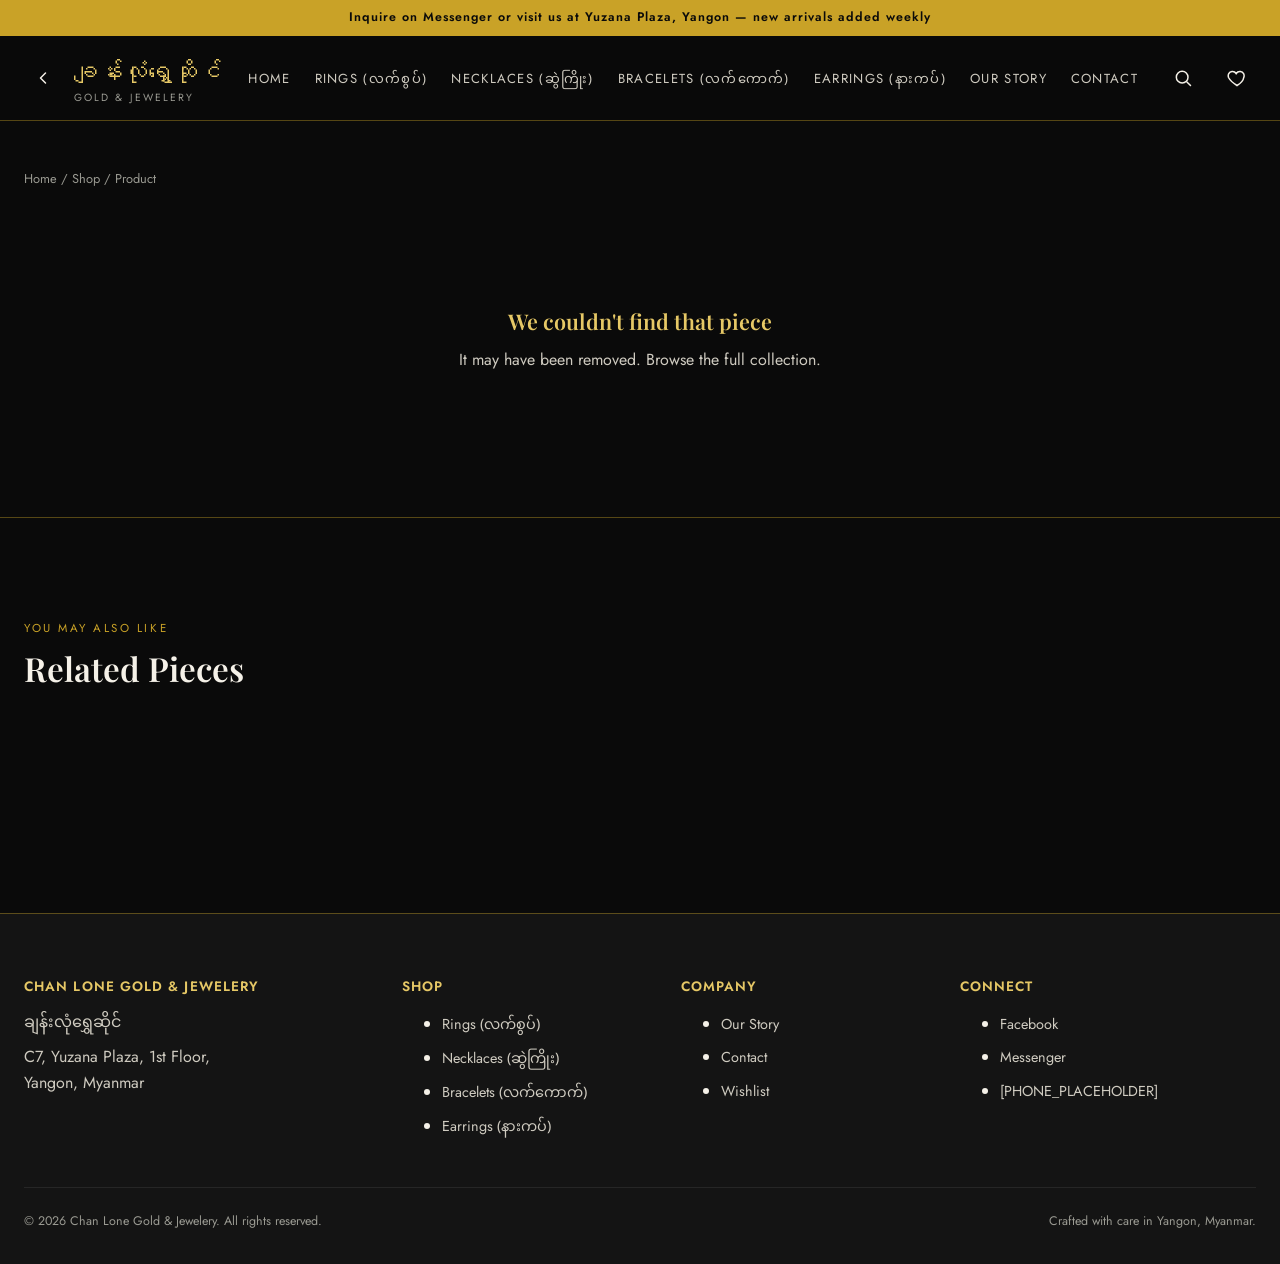
<file: product.html>
<!DOCTYPE html>
<html lang="en">
<head>
<meta charset="UTF-8" />
<meta name="viewport" content="width=device-width, initial-scale=1.0" />
<title>Product — Chan Lone Gold & Jewelery</title>
<meta name="description" content="View details for this piece from Chan Lone Gold & Jewelery." />
<link rel="preconnect" href="https://fonts.googleapis.com">
<link rel="preconnect" href="https://fonts.gstatic.com" crossorigin>
<link href="https://fonts.googleapis.com/css2?family=Playfair+Display:wght@500;600;700&family=Jost:wght@400;500;600&family=Noto+Sans+Myanmar:wght@400;500;600&display=swap" rel="stylesheet">
<link rel="stylesheet" href="css/tokens.css">
<link rel="stylesheet" href="css/base.css">
<link rel="stylesheet" href="css/layout.css">
<link rel="stylesheet" href="css/components.css">
</head>
<body data-page="shop">

<div class="announce-bar">Inquire on Messenger or visit us at Yuzana Plaza, Yangon — new arrivals added weekly</div>

<header class="site-header">
  <div class="container site-header__inner">
    <div class="header-start">
      <button type="button" class="icon-btn back-btn" data-back-btn aria-label="Go back">
        <svg viewBox="0 0 24 24" fill="none" stroke="currentColor" stroke-width="1.8"><path d="M15 6l-6 6 6 6" stroke-linecap="round" stroke-linejoin="round"/></svg>
      </button>
      <a href="index.html" class="brand">
        <span class="brand__name" lang="my">ချန်းလုံ<span style="white-space:nowrap">ရွှေဆိုင်</span></span>
        <span class="brand__sub">Gold &amp; Jewelery</span>
      </a>
    </div>
    <nav class="main-nav">
      <ul class="main-nav__list">
        <li><a href="index.html" class="main-nav__link" data-nav="home">Home</a></li>
        <li><a href="shop.html?category=rings" class="main-nav__link" data-nav="rings">Rings <span lang="my">(လက်စွပ်)</span></a></li>
        <li><a href="shop.html?category=necklaces" class="main-nav__link" data-nav="necklaces">Necklaces <span lang="my">(ဆွဲကြိုး)</span></a></li>
        <li><a href="shop.html?category=bracelets" class="main-nav__link" data-nav="bracelets">Bracelets <span lang="my">(လက်ကောက်)</span></a></li>
        <li><a href="shop.html?category=earrings" class="main-nav__link" data-nav="earrings">Earrings <span lang="my">(နားကပ်)</span></a></li>
        <li><a href="about.html" class="main-nav__link" data-nav="about">Our Story</a></li>
        <li><a href="contact.html" class="main-nav__link" data-nav="contact">Contact</a></li>
      </ul>
    </nav>
    <div class="header-actions">
      <button type="button" class="icon-btn" data-search-toggle aria-label="Search">
        <svg viewBox="0 0 24 24" fill="none" stroke="currentColor" stroke-width="1.8"><circle cx="11" cy="11" r="7"/><path d="M21 21l-4.3-4.3" stroke-linecap="round"/></svg>
      </button>
      <a class="icon-btn" href="wishlist.html" aria-label="Wishlist">
        <svg viewBox="0 0 24 24" fill="none" stroke="currentColor" stroke-width="1.8"><path d="M12 21s-7.5-4.6-10-9.3C.5 8.2 2.4 4.5 6 4.1c2.1-.2 4 .9 5 2.5 1-1.6 2.9-2.7 5-2.5 3.6.4 5.5 4.1 4 7.6C19.5 16.4 12 21 12 21z"/></svg>
        <span class="badge-count" data-wishlist-badge hidden>0</span>
      </a>
      <button type="button" class="nav-toggle" aria-label="Open menu">
        <svg viewBox="0 0 24 24" fill="none" stroke="currentColor" stroke-width="1.8"><path d="M3 6h18M3 12h18M3 18h18" stroke-linecap="round"/></svg>
      </button>
    </div>
  </div>
  <div class="search-flyout" hidden>
    <div class="search-flyout__inner">
      <form role="search" style="display:flex; gap: var(--space-3); flex:1;">
        <input type="search" placeholder="Search rings, necklaces, bracelets..." aria-label="Search products" style="flex:1" />
        <button type="submit" class="btn btn--primary btn--sm">Search</button>
      </form>
    </div>
  </div>
</header>

<div class="mobile-nav" hidden>
  <button type="button" class="icon-btn mobile-nav__close" aria-label="Close menu">
    <svg viewBox="0 0 24 24" fill="none" stroke="currentColor" stroke-width="1.8"><path d="M6 6l12 12M18 6L6 18" stroke-linecap="round"/></svg>
  </button>
  <ul class="mobile-nav__list">
    <li><a href="index.html">Home</a></li>
    <li><a href="shop.html">Shop All</a></li>
    <li><a href="shop.html?category=rings">Rings <span lang="my">(လက်စွပ်)</span></a></li>
    <li><a href="shop.html?category=necklaces">Necklaces <span lang="my">(ဆွဲကြိုး)</span></a></li>
    <li><a href="shop.html?category=bracelets">Bracelets <span lang="my">(လက်ကောက်)</span></a></li>
    <li><a href="shop.html?category=earrings">Earrings <span lang="my">(နားကပ်)</span></a></li>
    <li><a href="wishlist.html">Wishlist</a></li>
    <li><a href="about.html">Our Story</a></li>
    <li><a href="contact.html">Contact</a></li>
  </ul>
</div>

<main>
  <div class="section section--tight">
    <div class="container">
      <nav class="breadcrumb"><a href="index.html">Home</a> / <a href="shop.html">Shop</a> / <span id="breadcrumb-current">Product</span></nav>
      <div id="product-detail-container"></div>
    </div>
  </div>

  <section class="section" style="border-top: var(--border-hairline);">
    <div class="container">
      <div class="section-head">
        <div>
          <span class="eyebrow">You May Also Like</span>
          <h2>Related Pieces</h2>
        </div>
      </div>
      <div class="product-grid" id="related-grid"></div>
    </div>
  </section>
</main>

<footer class="site-footer">
  <div class="container">
    <div class="footer-grid">
      <div class="footer-col">
        <h4>Chan Lone Gold &amp; Jewelery</h4>
        <p lang="my" style="margin-bottom: var(--space-2);">ချန်းလုံရွှေဆိုင်</p>
        <p>C7, Yuzana Plaza, 1st Floor,<br>Yangon, Myanmar</p>
      </div>
      <div class="footer-col">
        <h4>Shop</h4>
        <ul>
          <li><a href="shop.html?category=rings">Rings <span lang="my">(လက်စွပ်)</span></a></li>
          <li><a href="shop.html?category=necklaces">Necklaces <span lang="my">(ဆွဲကြိုး)</span></a></li>
          <li><a href="shop.html?category=bracelets">Bracelets <span lang="my">(လက်ကောက်)</span></a></li>
          <li><a href="shop.html?category=earrings">Earrings <span lang="my">(နားကပ်)</span></a></li>
        </ul>
      </div>
      <div class="footer-col">
        <h4>Company</h4>
        <ul>
          <li><a href="about.html">Our Story</a></li>
          <li><a href="contact.html">Contact</a></li>
          <li><a href="wishlist.html">Wishlist</a></li>
        </ul>
      </div>
      <div class="footer-col">
        <h4>Connect</h4>
        <ul>
          <li><a href="https://www.facebook.com/chanlonjewelry" target="_blank" rel="noopener">Facebook</a></li>
          <li><a href="https://m.me/chanlonjewelry" target="_blank" rel="noopener">Messenger</a></li>
          <li><a href="tel:[PHONE_PLACEHOLDER]">[PHONE_PLACEHOLDER]</a></li>
        </ul>
      </div>
    </div>
    <div class="footer-bottom">
      <span>&copy; <span id="year"></span> Chan Lone Gold &amp; Jewelery. All rights reserved.</span>
      <span>Crafted with care in Yangon, Myanmar.</span>
    </div>
  </div>
</footer>

<script src="js/data/business.js"></script>
<script src="js/data/taxonomy.js"></script>
<script src="js/modules/productsStore.js"></script>
<script src="js/modules/utils.js"></script>
<script src="js/modules/render.js"></script>
<script src="js/modules/wishlist.js"></script>
<script src="js/modules/quickview.js"></script>
<script src="js/partials.js"></script>
<script src="js/product.js"></script>
</body>
</html>
</file>
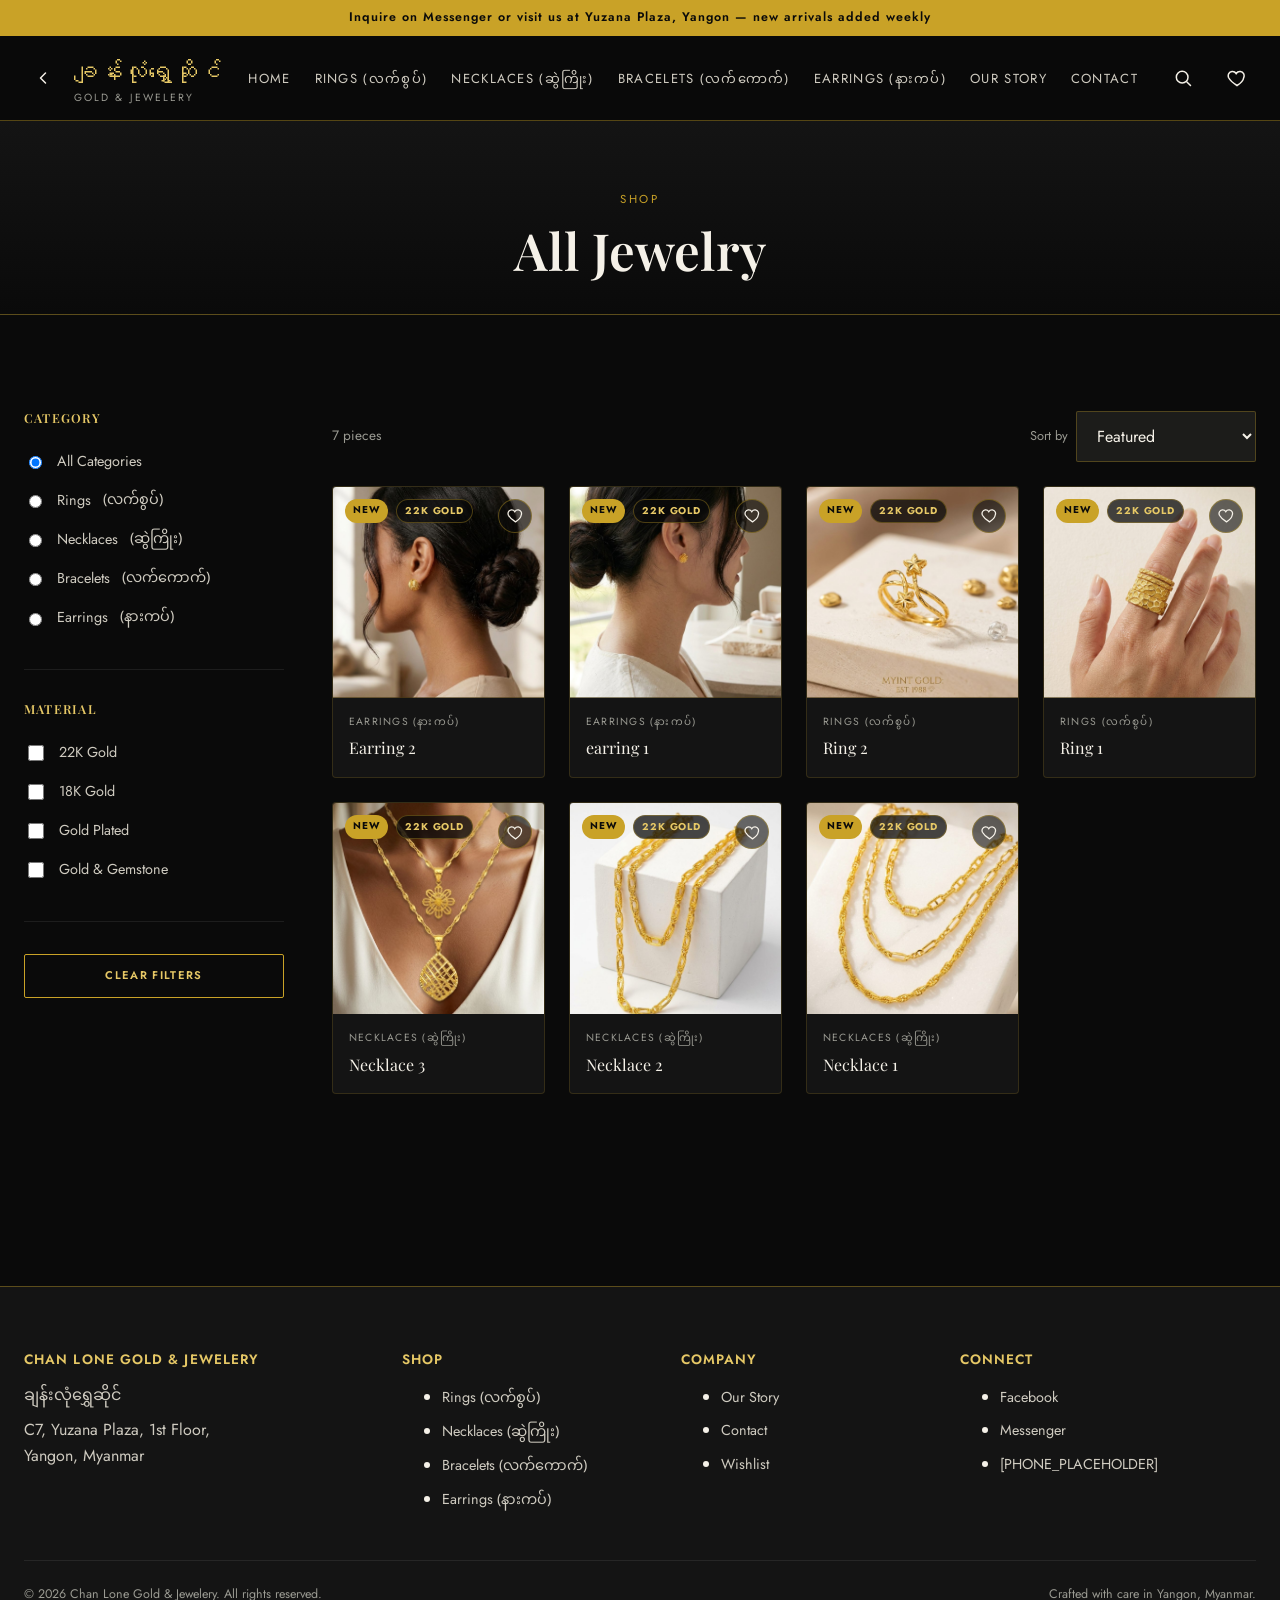
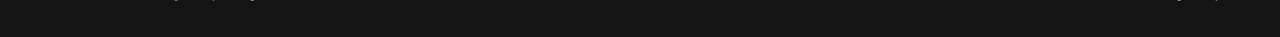
<file: shop.html>
<!DOCTYPE html>
<html lang="en">
<head>
<meta charset="UTF-8" />
<meta name="viewport" content="width=device-width, initial-scale=1.0" />
<title>Shop All Jewelry — Chan Lone Gold & Jewelery</title>
<meta name="description" content="Browse gold rings, necklaces, bracelets and earrings from Chan Lone Gold & Jewelery. Filter by category and material." />
<link rel="preconnect" href="https://fonts.googleapis.com">
<link rel="preconnect" href="https://fonts.gstatic.com" crossorigin>
<link href="https://fonts.googleapis.com/css2?family=Playfair+Display:wght@500;600;700&family=Jost:wght@400;500;600&family=Noto+Sans+Myanmar:wght@400;500;600&display=swap" rel="stylesheet">
<link rel="stylesheet" href="css/tokens.css">
<link rel="stylesheet" href="css/base.css">
<link rel="stylesheet" href="css/layout.css">
<link rel="stylesheet" href="css/components.css">
</head>
<body data-page="shop">

<div class="announce-bar">Inquire on Messenger or visit us at Yuzana Plaza, Yangon — new arrivals added weekly</div>

<header class="site-header">
  <div class="container site-header__inner">
    <div class="header-start">
      <button type="button" class="icon-btn back-btn" data-back-btn aria-label="Go back">
        <svg viewBox="0 0 24 24" fill="none" stroke="currentColor" stroke-width="1.8"><path d="M15 6l-6 6 6 6" stroke-linecap="round" stroke-linejoin="round"/></svg>
      </button>
      <a href="index.html" class="brand">
        <span class="brand__name" lang="my">ချန်းလုံ<span style="white-space:nowrap">ရွှေဆိုင်</span></span>
        <span class="brand__sub">Gold &amp; Jewelery</span>
      </a>
    </div>
    <nav class="main-nav">
      <ul class="main-nav__list">
        <li><a href="index.html" class="main-nav__link" data-nav="home">Home</a></li>
        <li><a href="shop.html?category=rings" class="main-nav__link" data-nav="rings">Rings <span lang="my">(လက်စွပ်)</span></a></li>
        <li><a href="shop.html?category=necklaces" class="main-nav__link" data-nav="necklaces">Necklaces <span lang="my">(ဆွဲကြိုး)</span></a></li>
        <li><a href="shop.html?category=bracelets" class="main-nav__link" data-nav="bracelets">Bracelets <span lang="my">(လက်ကောက်)</span></a></li>
        <li><a href="shop.html?category=earrings" class="main-nav__link" data-nav="earrings">Earrings <span lang="my">(နားကပ်)</span></a></li>
        <li><a href="about.html" class="main-nav__link" data-nav="about">Our Story</a></li>
        <li><a href="contact.html" class="main-nav__link" data-nav="contact">Contact</a></li>
      </ul>
    </nav>
    <div class="header-actions">
      <button type="button" class="icon-btn" data-search-toggle aria-label="Search">
        <svg viewBox="0 0 24 24" fill="none" stroke="currentColor" stroke-width="1.8"><circle cx="11" cy="11" r="7"/><path d="M21 21l-4.3-4.3" stroke-linecap="round"/></svg>
      </button>
      <a class="icon-btn" href="wishlist.html" aria-label="Wishlist">
        <svg viewBox="0 0 24 24" fill="none" stroke="currentColor" stroke-width="1.8"><path d="M12 21s-7.5-4.6-10-9.3C.5 8.2 2.4 4.5 6 4.1c2.1-.2 4 .9 5 2.5 1-1.6 2.9-2.7 5-2.5 3.6.4 5.5 4.1 4 7.6C19.5 16.4 12 21 12 21z"/></svg>
        <span class="badge-count" data-wishlist-badge hidden>0</span>
      </a>
      <button type="button" class="nav-toggle" aria-label="Open menu">
        <svg viewBox="0 0 24 24" fill="none" stroke="currentColor" stroke-width="1.8"><path d="M3 6h18M3 12h18M3 18h18" stroke-linecap="round"/></svg>
      </button>
    </div>
  </div>
  <div class="search-flyout" hidden>
    <div class="search-flyout__inner">
      <form role="search" style="display:flex; gap: var(--space-3); flex:1;">
        <input type="search" placeholder="Search rings, necklaces, bracelets..." aria-label="Search products" style="flex:1" />
        <button type="submit" class="btn btn--primary btn--sm">Search</button>
      </form>
    </div>
  </div>
</header>

<div class="mobile-nav" hidden>
  <button type="button" class="icon-btn mobile-nav__close" aria-label="Close menu">
    <svg viewBox="0 0 24 24" fill="none" stroke="currentColor" stroke-width="1.8"><path d="M6 6l12 12M18 6L6 18" stroke-linecap="round"/></svg>
  </button>
  <ul class="mobile-nav__list">
    <li><a href="index.html">Home</a></li>
    <li><a href="shop.html">Shop All</a></li>
    <li><a href="shop.html?category=rings">Rings <span lang="my">(လက်စွပ်)</span></a></li>
    <li><a href="shop.html?category=necklaces">Necklaces <span lang="my">(ဆွဲကြိုး)</span></a></li>
    <li><a href="shop.html?category=bracelets">Bracelets <span lang="my">(လက်ကောက်)</span></a></li>
    <li><a href="shop.html?category=earrings">Earrings <span lang="my">(နားကပ်)</span></a></li>
    <li><a href="wishlist.html">Wishlist</a></li>
    <li><a href="about.html">Our Story</a></li>
    <li><a href="contact.html">Contact</a></li>
  </ul>
</div>

<main>
  <div class="page-banner">
    <div class="container">
      <span class="eyebrow">Shop</span>
      <h1 id="shop-title">All Jewelry</h1>
    </div>
  </div>

  <section class="section">
    <div class="container">
      <div class="shop-layout">
        <aside id="filter-sidebar">
          <div class="filter-block">
            <h4>Category</h4>
            <label class="filter-option"><input type="radio" name="category" value="" checked> All Categories</label>
            <label class="filter-option"><input type="radio" name="category" value="rings"> Rings <span lang="my">(လက်စွပ်)</span></label>
            <label class="filter-option"><input type="radio" name="category" value="necklaces"> Necklaces <span lang="my">(ဆွဲကြိုး)</span></label>
            <label class="filter-option"><input type="radio" name="category" value="bracelets"> Bracelets <span lang="my">(လက်ကောက်)</span></label>
            <label class="filter-option"><input type="radio" name="category" value="earrings"> Earrings <span lang="my">(နားကပ်)</span></label>
          </div>
          <div class="filter-block">
            <h4>Material</h4>
            <label class="filter-option"><input type="checkbox" name="material" value="22k-gold"> 22K Gold</label>
            <label class="filter-option"><input type="checkbox" name="material" value="18k-gold"> 18K Gold</label>
            <label class="filter-option"><input type="checkbox" name="material" value="gold-plated"> Gold Plated</label>
            <label class="filter-option"><input type="checkbox" name="material" value="gemstone"> Gold &amp; Gemstone</label>
          </div>
          <button type="button" class="btn btn--outline btn--sm btn--block" id="clear-filters">Clear Filters</button>
        </aside>

        <div>
          <button type="button" class="filter-toggle" id="filter-toggle" aria-expanded="false" aria-controls="filter-sidebar">
            <span>Filters</span>
          </button>
          <div class="sort-bar">
            <span class="result-count" id="result-count"></span>
            <div class="sort-select-wrap">
              <label for="sort-select" style="font-size:0.8rem; color: var(--color-gray);">Sort by</label>
              <select id="sort-select">
                <option value="featured">Featured</option>
                <option value="newest">Newest</option>
                <option value="name-asc">Name: A to Z</option>
              </select>
            </div>
          </div>
          <div class="product-grid" id="shop-grid"></div>
        </div>
      </div>
    </div>
  </section>
</main>

<footer class="site-footer">
  <div class="container">
    <div class="footer-grid">
      <div class="footer-col">
        <h4>Chan Lone Gold &amp; Jewelery</h4>
        <p lang="my" style="margin-bottom: var(--space-2);">ချန်းလုံရွှေဆိုင်</p>
        <p>C7, Yuzana Plaza, 1st Floor,<br>Yangon, Myanmar</p>
      </div>
      <div class="footer-col">
        <h4>Shop</h4>
        <ul>
          <li><a href="shop.html?category=rings">Rings <span lang="my">(လက်စွပ်)</span></a></li>
          <li><a href="shop.html?category=necklaces">Necklaces <span lang="my">(ဆွဲကြိုး)</span></a></li>
          <li><a href="shop.html?category=bracelets">Bracelets <span lang="my">(လက်ကောက်)</span></a></li>
          <li><a href="shop.html?category=earrings">Earrings <span lang="my">(နားကပ်)</span></a></li>
        </ul>
      </div>
      <div class="footer-col">
        <h4>Company</h4>
        <ul>
          <li><a href="about.html">Our Story</a></li>
          <li><a href="contact.html">Contact</a></li>
          <li><a href="wishlist.html">Wishlist</a></li>
        </ul>
      </div>
      <div class="footer-col">
        <h4>Connect</h4>
        <ul>
          <li><a href="https://www.facebook.com/chanlonjewelry" target="_blank" rel="noopener">Facebook</a></li>
          <li><a href="https://m.me/chanlonjewelry" target="_blank" rel="noopener">Messenger</a></li>
          <li><a href="tel:[PHONE_PLACEHOLDER]">[PHONE_PLACEHOLDER]</a></li>
        </ul>
      </div>
    </div>
    <div class="footer-bottom">
      <span>&copy; <span id="year"></span> Chan Lone Gold &amp; Jewelery. All rights reserved.</span>
      <span>Crafted with care in Yangon, Myanmar.</span>
    </div>
  </div>
</footer>

<script src="js/data/business.js"></script>
<script src="js/data/taxonomy.js"></script>
<script src="js/modules/productsStore.js"></script>
<script src="js/modules/utils.js"></script>
<script src="js/modules/render.js"></script>
<script src="js/modules/wishlist.js"></script>
<script src="js/modules/quickview.js"></script>
<script src="js/modules/filterSort.js"></script>
<script src="js/modules/search.js"></script>
<script src="js/partials.js"></script>
<script src="js/shop.js"></script>
</body>
</html>
</file>
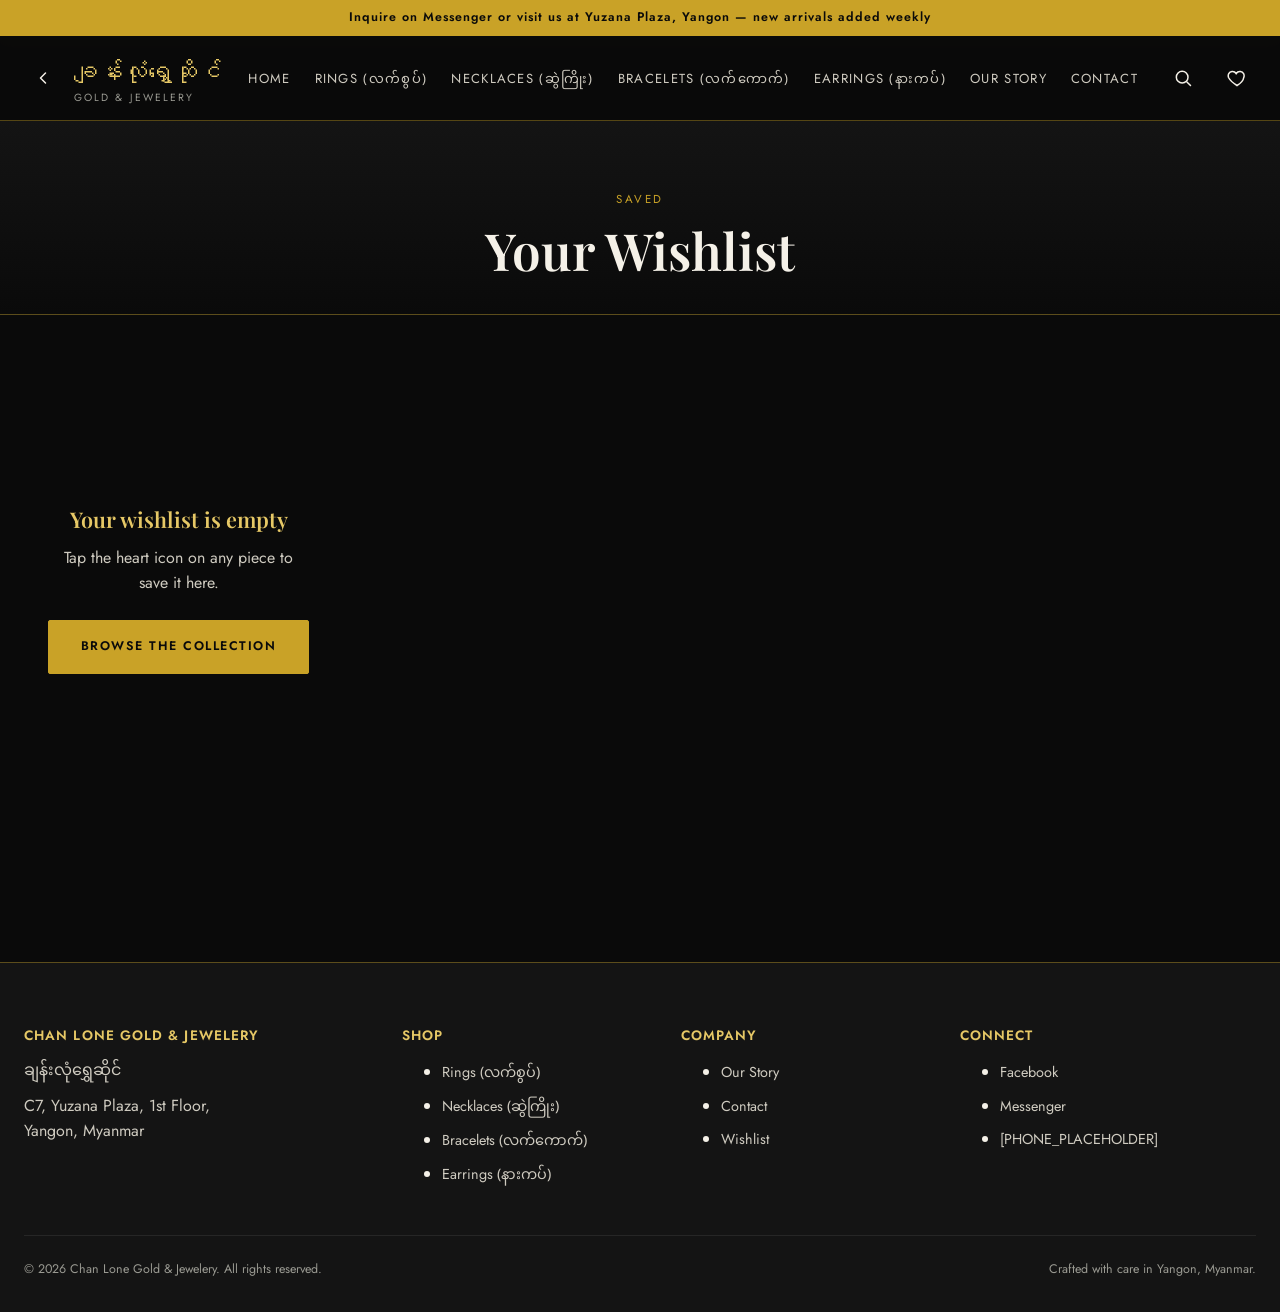
<file: wishlist.html>
<!DOCTYPE html>
<html lang="en">
<head>
<meta charset="UTF-8" />
<meta name="viewport" content="width=device-width, initial-scale=1.0" />
<title>Your Wishlist — Chan Lone Gold & Jewelery</title>
<meta name="description" content="Your saved favorite pieces from Chan Lone Gold & Jewelery." />
<link rel="preconnect" href="https://fonts.googleapis.com">
<link rel="preconnect" href="https://fonts.gstatic.com" crossorigin>
<link href="https://fonts.googleapis.com/css2?family=Playfair+Display:wght@500;600;700&family=Jost:wght@400;500;600&family=Noto+Sans+Myanmar:wght@400;500;600&display=swap" rel="stylesheet">
<link rel="stylesheet" href="css/tokens.css">
<link rel="stylesheet" href="css/base.css">
<link rel="stylesheet" href="css/layout.css">
<link rel="stylesheet" href="css/components.css">
</head>
<body data-page="wishlist">

<div class="announce-bar">Inquire on Messenger or visit us at Yuzana Plaza, Yangon — new arrivals added weekly</div>

<header class="site-header">
  <div class="container site-header__inner">
    <div class="header-start">
      <button type="button" class="icon-btn back-btn" data-back-btn aria-label="Go back">
        <svg viewBox="0 0 24 24" fill="none" stroke="currentColor" stroke-width="1.8"><path d="M15 6l-6 6 6 6" stroke-linecap="round" stroke-linejoin="round"/></svg>
      </button>
      <a href="index.html" class="brand">
        <span class="brand__name" lang="my">ချန်းလုံ<span style="white-space:nowrap">ရွှေဆိုင်</span></span>
        <span class="brand__sub">Gold &amp; Jewelery</span>
      </a>
    </div>
    <nav class="main-nav">
      <ul class="main-nav__list">
        <li><a href="index.html" class="main-nav__link" data-nav="home">Home</a></li>
        <li><a href="shop.html?category=rings" class="main-nav__link" data-nav="rings">Rings <span lang="my">(လက်စွပ်)</span></a></li>
        <li><a href="shop.html?category=necklaces" class="main-nav__link" data-nav="necklaces">Necklaces <span lang="my">(ဆွဲကြိုး)</span></a></li>
        <li><a href="shop.html?category=bracelets" class="main-nav__link" data-nav="bracelets">Bracelets <span lang="my">(လက်ကောက်)</span></a></li>
        <li><a href="shop.html?category=earrings" class="main-nav__link" data-nav="earrings">Earrings <span lang="my">(နားကပ်)</span></a></li>
        <li><a href="about.html" class="main-nav__link" data-nav="about">Our Story</a></li>
        <li><a href="contact.html" class="main-nav__link" data-nav="contact">Contact</a></li>
      </ul>
    </nav>
    <div class="header-actions">
      <button type="button" class="icon-btn" data-search-toggle aria-label="Search">
        <svg viewBox="0 0 24 24" fill="none" stroke="currentColor" stroke-width="1.8"><circle cx="11" cy="11" r="7"/><path d="M21 21l-4.3-4.3" stroke-linecap="round"/></svg>
      </button>
      <a class="icon-btn" href="wishlist.html" aria-label="Wishlist">
        <svg viewBox="0 0 24 24" fill="none" stroke="currentColor" stroke-width="1.8"><path d="M12 21s-7.5-4.6-10-9.3C.5 8.2 2.4 4.5 6 4.1c2.1-.2 4 .9 5 2.5 1-1.6 2.9-2.7 5-2.5 3.6.4 5.5 4.1 4 7.6C19.5 16.4 12 21 12 21z"/></svg>
        <span class="badge-count" data-wishlist-badge hidden>0</span>
      </a>
      <button type="button" class="nav-toggle" aria-label="Open menu">
        <svg viewBox="0 0 24 24" fill="none" stroke="currentColor" stroke-width="1.8"><path d="M3 6h18M3 12h18M3 18h18" stroke-linecap="round"/></svg>
      </button>
    </div>
  </div>
  <div class="search-flyout" hidden>
    <div class="search-flyout__inner">
      <form role="search" style="display:flex; gap: var(--space-3); flex:1;">
        <input type="search" placeholder="Search rings, necklaces, bracelets..." aria-label="Search products" style="flex:1" />
        <button type="submit" class="btn btn--primary btn--sm">Search</button>
      </form>
    </div>
  </div>
</header>

<div class="mobile-nav" hidden>
  <button type="button" class="icon-btn mobile-nav__close" aria-label="Close menu">
    <svg viewBox="0 0 24 24" fill="none" stroke="currentColor" stroke-width="1.8"><path d="M6 6l12 12M18 6L6 18" stroke-linecap="round"/></svg>
  </button>
  <ul class="mobile-nav__list">
    <li><a href="index.html">Home</a></li>
    <li><a href="shop.html">Shop All</a></li>
    <li><a href="shop.html?category=rings">Rings <span lang="my">(လက်စွပ်)</span></a></li>
    <li><a href="shop.html?category=necklaces">Necklaces <span lang="my">(ဆွဲကြိုး)</span></a></li>
    <li><a href="shop.html?category=bracelets">Bracelets <span lang="my">(လက်ကောက်)</span></a></li>
    <li><a href="shop.html?category=earrings">Earrings <span lang="my">(နားကပ်)</span></a></li>
    <li><a href="wishlist.html">Wishlist</a></li>
    <li><a href="about.html">Our Story</a></li>
    <li><a href="contact.html">Contact</a></li>
  </ul>
</div>

<main>
  <div class="page-banner">
    <div class="container">
      <span class="eyebrow">Saved</span>
      <h1>Your Wishlist</h1>
    </div>
  </div>

  <section class="section">
    <div class="container">
      <div class="product-grid" id="wishlist-grid"></div>
    </div>
  </section>
</main>

<footer class="site-footer">
  <div class="container">
    <div class="footer-grid">
      <div class="footer-col">
        <h4>Chan Lone Gold &amp; Jewelery</h4>
        <p lang="my" style="margin-bottom: var(--space-2);">ချန်းလုံရွှေဆိုင်</p>
        <p>C7, Yuzana Plaza, 1st Floor,<br>Yangon, Myanmar</p>
      </div>
      <div class="footer-col">
        <h4>Shop</h4>
        <ul>
          <li><a href="shop.html?category=rings">Rings <span lang="my">(လက်စွပ်)</span></a></li>
          <li><a href="shop.html?category=necklaces">Necklaces <span lang="my">(ဆွဲကြိုး)</span></a></li>
          <li><a href="shop.html?category=bracelets">Bracelets <span lang="my">(လက်ကောက်)</span></a></li>
          <li><a href="shop.html?category=earrings">Earrings <span lang="my">(နားကပ်)</span></a></li>
        </ul>
      </div>
      <div class="footer-col">
        <h4>Company</h4>
        <ul>
          <li><a href="about.html">Our Story</a></li>
          <li><a href="contact.html">Contact</a></li>
          <li><a href="wishlist.html">Wishlist</a></li>
        </ul>
      </div>
      <div class="footer-col">
        <h4>Connect</h4>
        <ul>
          <li><a href="https://www.facebook.com/chanlonjewelry" target="_blank" rel="noopener">Facebook</a></li>
          <li><a href="https://m.me/chanlonjewelry" target="_blank" rel="noopener">Messenger</a></li>
          <li><a href="tel:[PHONE_PLACEHOLDER]">[PHONE_PLACEHOLDER]</a></li>
        </ul>
      </div>
    </div>
    <div class="footer-bottom">
      <span>&copy; <span id="year"></span> Chan Lone Gold &amp; Jewelery. All rights reserved.</span>
      <span>Crafted with care in Yangon, Myanmar.</span>
    </div>
  </div>
</footer>

<script src="js/data/business.js"></script>
<script src="js/data/taxonomy.js"></script>
<script src="js/modules/productsStore.js"></script>
<script src="js/modules/utils.js"></script>
<script src="js/modules/render.js"></script>
<script src="js/modules/wishlist.js"></script>
<script src="js/modules/quickview.js"></script>
<script src="js/partials.js"></script>
<script src="js/wishlist-page.js"></script>
</body>
</html>
</file>
<file: css/tokens.css>
/* Chan Lone Gold & Jewelery — design tokens (single source of truth) */
:root {
  /* Colors */
  --color-black: #0a0a0a;
  --color-black-soft: #141414;
  --color-black-elevated: #1c1c1a;
  --color-gold: #c9a227;
  --color-gold-light: #e6c866;
  --color-gold-muted: #8a7025;
  --color-gold-dim: rgba(201, 162, 39, 0.35);
  --color-ivory: #f5f1e8;
  --color-white: #ffffff;
  --color-gray: #9a9a92;
  --color-gray-light: #cfcbc0;
  --color-error: #c0392b;

  /* Fonts */
  --font-display: 'Playfair Display', Georgia, 'Times New Roman', serif;
  --font-body: 'Jost', 'Segoe UI', Arial, sans-serif;

  /* Spacing scale */
  --space-1: 4px;
  --space-2: 8px;
  --space-3: 12px;
  --space-4: 16px;
  --space-5: 24px;
  --space-6: 32px;
  --space-7: 48px;
  --space-8: 64px;
  --space-9: 96px;

  /* Radius */
  --radius-sm: 2px;
  --radius-md: 4px;

  /* Layout */
  --container-max: 1280px;
  --header-height: 84px;

  /* Effects */
  --transition-fast: 150ms ease;
  --transition-med: 300ms ease;
  --shadow-card: 0 4px 24px rgba(0, 0, 0, 0.45);
  --shadow-modal: 0 20px 70px rgba(0, 0, 0, 0.7);
  --border-hairline: 1px solid rgba(201, 162, 39, 0.4);
}
</file>
<file: css/base.css>
/* Reset + base typography */
*, *::before, *::after { box-sizing: border-box; }
html, body, h1, h2, h3, h4, p, figure, blockquote, dl, dd, ul, ol { margin: 0; }
ul[class], ol[class] { list-style: none; padding: 0; }
img, picture, svg { display: block; max-width: 100%; }
input, button, textarea, select { font: inherit; color: inherit; }
a { color: inherit; text-decoration: none; }
button { cursor: pointer; background: none; border: none; }

html {
  scroll-behavior: smooth;
}

body {
  background: var(--color-black);
  color: var(--color-ivory);
  font-family: var(--font-body);
  font-size: 16px;
  line-height: 1.6;
  -webkit-font-smoothing: antialiased;
  min-height: 100vh;
}

h1, h2, h3, h4 {
  font-family: var(--font-display);
  font-weight: 600;
  line-height: 1.2;
  color: var(--color-ivory);
}

h1 { font-size: clamp(2rem, 4vw, 3.25rem); }
h2 { font-size: clamp(1.5rem, 2.6vw, 2.25rem); }
h3 { font-size: 1.35rem; }
h4 { font-size: 1.05rem; }

p { color: var(--color-gray-light); }

[lang="my"] {
  font-family: 'Noto Sans Myanmar', var(--font-body);
}

.eyebrow {
  display: inline-block;
  font-family: var(--font-body);
  font-size: 0.72rem;
  letter-spacing: 0.22em;
  text-transform: uppercase;
  color: var(--color-gold);
  margin-bottom: var(--space-3);
}

::selection {
  background: var(--color-gold);
  color: var(--color-black);
}

::placeholder {
  color: var(--color-gray);
}

:focus-visible {
  outline: 1px solid var(--color-gold);
  outline-offset: 2px;
}

.visually-hidden {
  position: absolute;
  width: 1px; height: 1px;
  padding: 0; margin: -1px;
  overflow: hidden;
  clip: rect(0,0,0,0);
  white-space: nowrap;
  border: 0;
}
</file>
<file: css/layout.css>
/* Structural layout: header, footer, containers, grids, sections */

.container {
  width: 100%;
  max-width: var(--container-max);
  margin: 0 auto;
  padding: 0 var(--space-5);
}

/* ---- Announcement bar ---- */
.announce-bar {
  background: var(--color-gold);
  color: var(--color-black);
  text-align: center;
  font-size: 0.78rem;
  letter-spacing: 0.08em;
  padding: var(--space-2) var(--space-4);
  font-weight: 600;
}

/* ---- Header ---- */
.site-header {
  position: sticky;
  top: 0;
  z-index: 40;
  background: rgba(10, 10, 10, 0.92);
  backdrop-filter: blur(8px);
  border-bottom: var(--border-hairline);
}

.site-header__inner {
  display: flex;
  align-items: center;
  justify-content: space-between;
  gap: var(--space-5);
  min-height: var(--header-height);
}

.header-start {
  display: flex;
  align-items: center;
  gap: var(--space-3);
}

.brand {
  display: flex;
  flex-direction: column;
  line-height: 1.1;
}

.brand__name {
  font-family: var(--font-display);
  font-size: 1.5rem;
  letter-spacing: 0.03em;
  color: var(--color-gold-light);
}

.brand__name[lang="my"] {
  display: block;
  line-height: 1.5;
  margin-bottom: 2px;
}

.brand__sub {
  font-size: 0.65rem;
  letter-spacing: 0.2em;
  text-transform: uppercase;
  color: var(--color-gray);
  margin-top: 2px;
}

.main-nav {
  display: flex;
  align-items: center;
  gap: var(--space-6);
}

.main-nav__list {
  display: flex;
  gap: var(--space-5);
}

.main-nav__link {
  font-size: 0.82rem;
  letter-spacing: 0.1em;
  text-transform: uppercase;
  color: var(--color-gray-light);
  padding-bottom: 4px;
  border-bottom: 1px solid transparent;
  transition: color var(--transition-fast), border-color var(--transition-fast);
}

.main-nav__link:hover,
.main-nav__link.is-active {
  color: var(--color-gold-light);
  border-bottom-color: var(--color-gold);
}

.header-actions {
  display: flex;
  align-items: center;
  gap: var(--space-4);
}

.icon-btn {
  position: relative;
  display: inline-flex;
  align-items: center;
  justify-content: center;
  width: 38px;
  height: 38px;
  color: var(--color-ivory);
  border: 1px solid transparent;
  border-radius: var(--radius-sm);
  transition: color var(--transition-fast), border-color var(--transition-fast);
}

.icon-btn:hover {
  color: var(--color-gold-light);
  border-color: var(--color-gold-dim);
}

.icon-btn svg { width: 20px; height: 20px; }

.badge-count {
  position: absolute;
  top: -4px;
  right: -4px;
  min-width: 16px;
  height: 16px;
  padding: 0 3px;
  border-radius: 999px;
  background: var(--color-gold);
  color: var(--color-black);
  font-size: 0.62rem;
  font-weight: 700;
  display: flex;
  align-items: center;
  justify-content: center;
}

.badge-count[hidden] { display: none; }

.nav-toggle {
  display: none;
  width: 38px;
  height: 38px;
  align-items: center;
  justify-content: center;
  color: var(--color-ivory);
}

.nav-toggle svg { width: 20px; height: 20px; }

/* ---- Search flyout ---- */
.search-flyout {
  position: absolute;
  top: 100%;
  left: 0;
  right: 0;
  background: var(--color-black-soft);
  border-bottom: var(--border-hairline);
  padding: var(--space-5);
}

.search-flyout[hidden] { display: none; }

.search-flyout__inner {
  max-width: var(--container-max);
  margin: 0 auto;
  display: flex;
  gap: var(--space-3);
  padding: 0 var(--space-5);
}

/* ---- Footer ---- */
.site-footer {
  border-top: var(--border-hairline);
  background: var(--color-black-soft);
  margin-top: var(--space-9);
  padding: var(--space-8) 0 var(--space-6);
}

.footer-grid {
  display: grid;
  grid-template-columns: 1.4fr 1fr 1fr 1.2fr;
  gap: var(--space-6);
}

.footer-col h4 {
  color: var(--color-gold-light);
  font-size: 0.85rem;
  letter-spacing: 0.08em;
  text-transform: uppercase;
  margin-bottom: var(--space-4);
  font-family: var(--font-body);
  font-weight: 600;
}

.footer-col ul { display: flex; flex-direction: column; gap: var(--space-2); }
.footer-col a { color: var(--color-gray-light); font-size: 0.9rem; transition: color var(--transition-fast); }
.footer-col a:hover { color: var(--color-gold-light); }

.footer-bottom {
  margin-top: var(--space-7);
  padding-top: var(--space-5);
  border-top: 1px solid rgba(255,255,255,0.08);
  display: flex;
  justify-content: space-between;
  align-items: center;
  font-size: 0.78rem;
  color: var(--color-gray);
  flex-wrap: wrap;
  gap: var(--space-3);
}

/* ---- Sections ---- */
.section { padding: var(--space-9) 0; }
.section--tight { padding: var(--space-7) 0; }
.section-head {
  display: flex;
  align-items: flex-end;
  justify-content: space-between;
  margin-bottom: var(--space-6);
  gap: var(--space-4);
  flex-wrap: wrap;
}

/* ---- Hero ---- */
.hero {
  position: relative;
  min-height: 78vh;
  display: flex;
  align-items: center;
  background:
    radial-gradient(ellipse at 30% 20%, rgba(201,162,39,0.16), transparent 55%),
    linear-gradient(180deg, var(--color-black) 0%, var(--color-black-soft) 100%);
  border-bottom: var(--border-hairline);
  overflow: hidden;
}

.hero::after {
  content: "";
  position: absolute;
  inset: 0;
  background-image:
    linear-gradient(rgba(201,162,39,0.06) 1px, transparent 1px),
    linear-gradient(90deg, rgba(201,162,39,0.06) 1px, transparent 1px);
  background-size: 64px 64px;
  mask-image: radial-gradient(ellipse at center, black, transparent 75%);
  pointer-events: none;
}

.hero__content {
  position: relative;
  z-index: 1;
  max-width: 640px;
}

.hero__actions {
  display: flex;
  gap: var(--space-4);
  margin-top: var(--space-6);
  flex-wrap: wrap;
}

/* ---- Category tiles (home) ---- */
.category-grid {
  display: grid;
  grid-template-columns: repeat(4, 1fr);
  gap: var(--space-5);
}

.category-tile {
  position: relative;
  aspect-ratio: 3 / 4;
  border: var(--border-hairline);
  border-radius: var(--radius-md);
  overflow: hidden;
  display: flex;
  align-items: flex-end;
  background: linear-gradient(160deg, var(--color-black-elevated), var(--color-black));
  transition: border-color var(--transition-fast), transform var(--transition-fast);
}

.category-tile:hover { border-color: var(--color-gold); transform: translateY(-4px); }

.category-tile__icon {
  position: absolute;
  inset: 0;
  display: flex;
  align-items: center;
  justify-content: center;
  opacity: 0.5;
}

.category-tile__icon svg { width: 40%; height: 40%; color: var(--color-gold); }

.category-tile__label {
  position: relative;
  z-index: 1;
  width: 100%;
  padding: var(--space-4);
  background: linear-gradient(0deg, rgba(0,0,0,0.85), transparent);
  font-family: var(--font-display);
  font-size: 1.1rem;
  letter-spacing: 0.02em;
}

/* ---- Product grid ---- */
.product-grid {
  display: grid;
  grid-template-columns: repeat(4, 1fr);
  gap: var(--space-5);
}

/* ---- Shop layout ---- */
.shop-layout {
  display: grid;
  grid-template-columns: 260px 1fr;
  gap: var(--space-7);
  align-items: start;
}

.filter-toggle { display: none; }

/* ---- Page banner ---- */
.page-banner {
  padding: var(--space-8) 0 var(--space-6);
  border-bottom: var(--border-hairline);
  background: linear-gradient(180deg, var(--color-black-soft), var(--color-black));
  text-align: center;
}

/* ---- Responsive ---- */
@media (max-width: 1024px) {
  .footer-grid { grid-template-columns: 1fr 1fr; }
  .category-grid { grid-template-columns: repeat(2, 1fr); }
  .product-grid { grid-template-columns: repeat(3, 1fr); }
  .shop-layout { grid-template-columns: 1fr; }
  .shop-layout > div { order: 1; }
  .shop-layout > aside { order: 2; }

  #filter-sidebar { display: none; margin-top: var(--space-5); }
  #filter-sidebar.is-open { display: block; }

  .filter-toggle {
    display: flex;
    align-items: center;
    gap: var(--space-2);
    background: var(--color-black-elevated);
    border: 1px solid rgba(201,162,39,0.3);
    border-radius: var(--radius-sm);
    padding: var(--space-2) var(--space-4);
    color: var(--color-ivory);
    font-family: var(--font-display);
    font-size: 0.9rem;
    margin-bottom: var(--space-5);
  }
}

@media (max-width: 780px) {
  .main-nav__list { display: none; }
  .nav-toggle { display: inline-flex; }
  .product-grid { grid-template-columns: repeat(2, 1fr); }
  .footer-grid { grid-template-columns: 1fr 1fr; }
  .container { padding: 0 var(--space-4); }
  .search-flyout__inner { padding: 0 var(--space-4); }
}

@media (max-width: 480px) {
  .category-grid { grid-template-columns: 1fr 1fr; }
  .product-grid { grid-template-columns: 1fr 1fr; }
  .footer-grid { grid-template-columns: 1fr; }
  .footer-bottom { flex-direction: column; align-items: flex-start; }
}
</file>
<file: css/components.css>
/* Reusable UI components */

/* ---- Buttons ---- */
.btn {
  display: inline-flex;
  align-items: center;
  justify-content: center;
  gap: var(--space-2);
  padding: var(--space-4) var(--space-6);
  font-size: 0.78rem;
  letter-spacing: 0.12em;
  text-transform: uppercase;
  font-weight: 600;
  border-radius: var(--radius-sm);
  border: 1px solid var(--color-gold);
  transition: background var(--transition-fast), color var(--transition-fast), transform var(--transition-fast);
  white-space: nowrap;
}

.btn:hover { transform: translateY(-1px); }

.btn--primary { background: var(--color-gold); color: var(--color-black); }
.btn--primary:hover { background: var(--color-gold-light); }

.btn--outline { background: transparent; color: var(--color-gold-light); }
.btn--outline:hover { background: var(--color-gold); color: var(--color-black); }

.btn--ghost { border-color: transparent; color: var(--color-ivory); padding: var(--space-3) var(--space-4); }
.btn--ghost:hover { color: var(--color-gold-light); }

.btn--block { width: 100%; }
.btn--sm { padding: var(--space-3) var(--space-4); font-size: 0.7rem; }

.btn[disabled] { opacity: 0.4; pointer-events: none; }

/* ---- Product card ---- */
.product-card {
  position: relative;
  display: flex;
  flex-direction: column;
  background: var(--color-black-soft);
  border: 1px solid rgba(201,162,39,0.18);
  border-radius: var(--radius-md);
  overflow: hidden;
  transition: border-color var(--transition-fast), box-shadow var(--transition-fast), transform var(--transition-fast);
}

.product-card:hover {
  border-color: var(--color-gold);
  box-shadow: var(--shadow-card);
  transform: translateY(-3px);
}

.product-card__media-wrap {
  position: relative;
  aspect-ratio: 1 / 1;
  overflow: hidden;
  cursor: pointer;
}

.product-card__media-wrap img {
  width: 100%; height: 100%; object-fit: cover;
}

.product-media-rotator { position: absolute; inset: 0; }
.product-media-rotator img {
  position: absolute;
  inset: 0;
  opacity: 0;
  transition: opacity 0.8s ease;
}
.product-media-rotator img.is-active { opacity: 1; }

.product-card__badges {
  position: absolute;
  top: var(--space-3);
  left: var(--space-3);
  display: flex;
  gap: var(--space-2);
  z-index: 2;
}

.badge {
  font-size: 0.62rem;
  letter-spacing: 0.08em;
  text-transform: uppercase;
  padding: 3px 8px;
  border-radius: 999px;
  font-weight: 700;
}

.badge--new { background: var(--color-gold); color: var(--color-black); }
.badge--material { background: rgba(10,10,10,0.75); color: var(--color-gold-light); border: 1px solid var(--color-gold-dim); }

.wishlist-btn {
  position: absolute;
  top: var(--space-3);
  right: var(--space-3);
  z-index: 2;
  width: 34px;
  height: 34px;
  display: flex;
  align-items: center;
  justify-content: center;
  background: rgba(10,10,10,0.6);
  border: 1px solid rgba(201,162,39,0.4);
  border-radius: 50%;
  color: var(--color-ivory);
  transition: color var(--transition-fast), border-color var(--transition-fast), transform var(--transition-fast);
}

.wishlist-btn svg { width: 17px; height: 17px; }
.wishlist-btn:hover { border-color: var(--color-gold); transform: scale(1.08); }
.wishlist-btn.is-active { color: var(--color-gold); }
.wishlist-btn.is-active svg { fill: var(--color-gold); }

.quickview-trigger {
  position: absolute;
  left: 0; right: 0; bottom: 0;
  padding: var(--space-3);
  text-align: center;
  font-size: 0.68rem;
  letter-spacing: 0.14em;
  text-transform: uppercase;
  background: rgba(10,10,10,0.82);
  color: var(--color-gold-light);
  border-top: 1px solid var(--color-gold-dim);
  transform: translateY(100%);
  transition: transform var(--transition-fast);
}

.product-card__media-wrap:hover .quickview-trigger { transform: translateY(0); }

.product-card__body {
  padding: var(--space-4);
  display: flex;
  flex-direction: column;
  gap: var(--space-1);
  flex: 1;
}

.product-card__category {
  font-size: 0.65rem;
  letter-spacing: 0.12em;
  text-transform: uppercase;
  color: var(--color-gray);
}

.product-card__name {
  font-family: var(--font-display);
  font-size: 1rem;
  color: var(--color-ivory);
}

.product-card__name-burmese {
  margin-top: var(--space-1);
  color: var(--color-gray-light);
  font-size: 0.85rem;
}

/* ---- Placeholder media (used until real photos are added) ---- */
.placeholder-media {
  position: relative;
  width: 100%; height: 100%;
  display: flex;
  flex-direction: column;
  align-items: center;
  justify-content: center;
  gap: var(--space-2);
  background: radial-gradient(circle at 30% 20%, rgba(201,162,39,0.18), transparent 60%), linear-gradient(155deg, #1c1c1a, #0a0a0a);
}

.placeholder-media svg { width: 34%; height: 34%; color: var(--color-gold-muted); opacity: 0.85; }
.placeholder-media__caption {
  font-size: 0.62rem;
  letter-spacing: 0.1em;
  text-transform: uppercase;
  color: var(--color-gold-muted);
}

.placeholder-media--lg svg { width: 26%; height: 26%; }

/* ---- Filter sidebar ---- */
.filter-block { padding-bottom: var(--space-6); margin-bottom: var(--space-6); border-bottom: 1px solid rgba(255,255,255,0.08); }
.filter-block:last-child { border-bottom: none; }
.filter-block h4 { font-size: 0.78rem; letter-spacing: 0.1em; text-transform: uppercase; color: var(--color-gold-light); margin-bottom: var(--space-4); }

.filter-option {
  display: flex;
  align-items: center;
  gap: var(--space-3);
  padding: var(--space-2) 0;
  font-size: 0.9rem;
  color: var(--color-gray-light);
  cursor: pointer;
}

.filter-option input[type="checkbox"] {
  width: 16px; height: 16px;
  accent-color: var(--color-gold);
}


select, input[type="text"], input[type="search"], input[type="tel"], input[type="email"], textarea {
  background: var(--color-black-elevated);
  border: 1px solid rgba(201,162,39,0.3);
  border-radius: var(--radius-sm);
  padding: var(--space-3) var(--space-4);
  color: var(--color-ivory);
  width: 100%;
}

select:focus, input:focus, textarea:focus { border-color: var(--color-gold); }

.sort-bar {
  display: flex;
  align-items: center;
  justify-content: space-between;
  gap: var(--space-4);
  margin-bottom: var(--space-5);
  flex-wrap: wrap;
}

.result-count { color: var(--color-gray); font-size: 0.85rem; }

.sort-select-wrap { display: flex; align-items: center; gap: var(--space-2); }
.sort-select-wrap select { width: auto; min-width: 180px; }

.empty-state {
  text-align: center;
  padding: var(--space-9) var(--space-5);
  color: var(--color-gray);
}
.empty-state h3 { color: var(--color-gold-light); margin-bottom: var(--space-3); }

/* ---- Modal (quick view) ---- */
.modal-overlay {
  position: fixed; inset: 0;
  background: rgba(0,0,0,0.75);
  display: flex;
  align-items: center;
  justify-content: center;
  padding: var(--space-5);
  z-index: 100;
}

.modal-overlay[hidden] { display: none; }

.modal {
  background: var(--color-black-soft);
  border: var(--border-hairline);
  border-radius: var(--radius-md);
  max-width: 920px;
  width: 100%;
  max-height: 88vh;
  overflow-y: auto;
  box-shadow: var(--shadow-modal);
  position: relative;
}

.modal__close {
  position: absolute;
  top: var(--space-4);
  right: var(--space-4);
  z-index: 5;
  width: 36px; height: 36px;
  display: flex; align-items: center; justify-content: center;
  color: var(--color-ivory);
  border: 1px solid rgba(201,162,39,0.4);
  border-radius: 50%;
  background: rgba(10,10,10,0.6);
}
.modal__close:hover { color: var(--color-gold-light); border-color: var(--color-gold); }

.product-detail {
  display: grid;
  grid-template-columns: 1fr 1fr;
}

.product-detail__gallery { position: relative; aspect-ratio: 1/1; overflow: hidden; border-radius: var(--radius-md); border: var(--border-hairline); }
.product-detail__gallery img { width: 100%; height: 100%; object-fit: cover; }
.product-detail__gallery:has(.product-media-rotator) { cursor: pointer; }
.product-detail__thumbs { display: flex; gap: var(--space-2); padding: var(--space-3); }
.product-detail__thumbs .placeholder-media { aspect-ratio: 1/1; }

.product-detail__thumb {
  width: 64px; height: 64px;
  flex-shrink: 0;
  padding: 0;
  background: none;
  border: 1px solid rgba(201,162,39,0.18);
  border-radius: var(--radius-sm);
  overflow: hidden;
  cursor: pointer;
  transition: border-color var(--transition-fast);
}
.product-detail__thumb img { width: 100%; height: 100%; object-fit: cover; display: block; }
.product-detail__thumb:hover { border-color: var(--color-gold-light); }
.product-detail__thumb.is-active { border-color: var(--color-gold); }

.product-detail__info { padding: var(--space-6); display: flex; flex-direction: column; }
.product-detail__name-burmese { color: var(--color-gray-light); font-size: 1rem; margin: var(--space-2) 0 var(--space-4); }
.product-detail__desc { margin-bottom: var(--space-5); margin-top: var(--space-5); }
.product-detail__meta { display: flex; gap: var(--space-3); margin-bottom: var(--space-5); flex-wrap: wrap; }
.product-detail__actions { display: flex; gap: var(--space-3); margin-top: auto; flex-wrap: wrap; }

@media (max-width: 720px) {
  .product-detail { grid-template-columns: 1fr; }
}

/* ---- Breadcrumb ---- */
.breadcrumb { font-size: 0.8rem; color: var(--color-gray); margin-bottom: var(--space-5); }
.breadcrumb a:hover { color: var(--color-gold-light); }

/* ---- Contact / info cards ---- */
.info-card {
  border: var(--border-hairline);
  border-radius: var(--radius-md);
  padding: var(--space-6);
  background: var(--color-black-soft);
}

.contact-grid { display: grid; grid-template-columns: 1fr 1fr; gap: var(--space-7); }
@media (max-width: 780px) { .contact-grid { grid-template-columns: 1fr; } }

.map-embed { border: var(--border-hairline); border-radius: var(--radius-md); overflow: hidden; aspect-ratio: 16/10; }
.map-embed iframe { width: 100%; height: 100%; border: 0; filter: grayscale(0.4) invert(0.92) contrast(0.9); }

/* ---- Mobile nav drawer ---- */
.mobile-nav {
  position: fixed; inset: 0;
  background: var(--color-black);
  z-index: 90;
  padding: var(--space-6);
  display: flex;
  flex-direction: column;
  gap: var(--space-5);
}
.mobile-nav[hidden] { display: none; }
.mobile-nav__list { display: flex; flex-direction: column; gap: var(--space-4); }
.mobile-nav__list a { font-family: var(--font-display); font-size: 1.4rem; }
.mobile-nav__close { align-self: flex-end; width: 38px; height: 38px; }
</file>
<file: css/admin.css>
/* Styles for admin.html only — the developer product-management tool. */

.admin-header {
  border-bottom: var(--border-hairline);
  background: var(--color-black-soft);
}

.admin-header__inner {
  display: flex;
  align-items: center;
  justify-content: space-between;
  padding: var(--space-5) 0;
  gap: var(--space-4);
  flex-wrap: wrap;
}

.admin-header__title {
  display: block;
  font-family: var(--font-display);
  font-size: 1.3rem;
  color: var(--color-gold-light);
}

.admin-header__sub {
  display: block;
  font-size: 0.7rem;
  text-transform: uppercase;
  letter-spacing: 0.1em;
  color: var(--color-gray);
  margin-top: 2px;
}

.admin-header__actions {
  display: flex;
  align-items: center;
  gap: var(--space-3);
  flex-wrap: wrap;
}

.admin-header__email {
  font-size: 0.8rem;
  color: var(--color-gray-light);
}

/* .btn sets display:inline-flex, which would otherwise override the
   browser's default [hidden] behavior -- see the same pattern already
   used for .modal-overlay/.mobile-nav/.badge-count/.search-flyout. */
#admin-logout[hidden] { display: none; }

.admin-notice {
  background: var(--color-black-elevated);
  border: 1px solid rgba(201, 162, 39, 0.3);
  border-radius: var(--radius-md);
  padding: var(--space-5);
  margin: var(--space-6) 0;
}

.admin-notice p { margin-bottom: var(--space-3); }
.admin-notice p:last-child { margin-bottom: 0; }
.admin-notice code { background: rgba(255,255,255,0.08); padding: 0 5px; border-radius: 4px; font-size: 0.88em; }

/* ---- Login screen ---- */
.admin-login {
  display: flex;
  justify-content: center;
  padding: var(--space-8) 0;
}

.admin-login[hidden] { display: none; }

.admin-login__box {
  width: 100%;
  max-width: 380px;
  background: var(--color-black-soft);
  border: var(--border-hairline);
  border-radius: var(--radius-md);
  padding: var(--space-6);
}

.admin-login__box h2 { margin-bottom: var(--space-3); }
.admin-login__hint { font-size: 0.85rem; margin-bottom: var(--space-5); }
.admin-login__box form { display: flex; flex-direction: column; gap: var(--space-4); }
.admin-login__error { font-size: 0.85rem; color: var(--color-error); margin: 0; }

/* ---- Toolbar ---- */
.admin-toolbar {
  position: sticky;
  top: 0;
  z-index: 20;
  background: var(--color-black);
  border-bottom: var(--border-hairline);
  display: flex;
  align-items: center;
  gap: var(--space-4);
  flex-wrap: wrap;
  padding: var(--space-4) 0;
  margin-bottom: var(--space-6);
}

.admin-toolbar input[type="search"] { flex: 1; min-width: 220px; }
.admin-toolbar__actions { display: flex; gap: var(--space-3); flex-wrap: wrap; }
.admin-edit-count { font-size: 0.8rem; color: var(--color-gray); white-space: nowrap; }
.admin-empty-note { color: var(--color-gray); text-align: center; padding: var(--space-8) 0; }

/* ---- Grid / cards ---- */
.admin-grid {
  display: grid;
  grid-template-columns: repeat(auto-fill, minmax(280px, 1fr));
  gap: var(--space-5);
  padding-bottom: var(--space-9);
}

.admin-card {
  border: var(--border-hairline);
  border-radius: var(--radius-md);
  background: var(--color-black-soft);
  padding: var(--space-4);
  display: flex;
  flex-direction: column;
  gap: var(--space-3);
  position: relative;
}

.admin-card__badge {
  position: absolute;
  top: var(--space-3);
  right: var(--space-3);
  background: var(--color-gold);
  color: var(--color-black);
  font-size: 0.62rem;
  font-weight: 700;
  text-transform: uppercase;
  letter-spacing: 0.08em;
  padding: 3px 9px;
  border-radius: 999px;
  z-index: 2;
}

.admin-card__media {
  aspect-ratio: 1 / 1;
  border-radius: var(--radius-sm);
  overflow: hidden;
  background: var(--color-black-elevated);
}

.admin-card__media img { width: 100%; height: 100%; object-fit: cover; }
.admin-card__media .placeholder-media { width: 100%; height: 100%; }

.admin-card__thumbs {
  display: flex;
  gap: var(--space-2);
  flex-wrap: wrap;
}

.admin-card__thumb {
  position: relative;
  width: 46px;
  height: 46px;
  border-radius: var(--radius-sm);
  overflow: hidden;
  border: 1px solid rgba(201, 162, 39, 0.3);
}

.admin-card__thumb img { width: 100%; height: 100%; object-fit: cover; }

.admin-card__thumb button {
  position: absolute;
  inset: 0;
  background: rgba(0, 0, 0, 0.55);
  color: var(--color-ivory);
  font-size: 1rem;
  line-height: 1;
  opacity: 0;
  transition: opacity var(--transition-fast);
}

.admin-card__thumb:hover button { opacity: 1; }

.admin-field label {
  display: block;
  font-size: 0.7rem;
  text-transform: uppercase;
  letter-spacing: 0.06em;
  color: var(--color-gray);
  margin-bottom: var(--space-2);
}

.admin-field textarea { min-height: 64px; resize: vertical; }
.admin-field input, .admin-field textarea, .admin-field select { width: 100%; }

.admin-field--row {
  display: grid;
  grid-template-columns: 1fr 1fr;
  gap: var(--space-3);
}

.admin-field--checks {
  display: flex;
  gap: var(--space-5);
}

.admin-field--checks label {
  display: flex;
  align-items: center;
  gap: var(--space-2);
  text-transform: none;
  font-size: 0.85rem;
  color: var(--color-gray-light);
  margin-bottom: 0;
}

.admin-field--checks input[type="checkbox"] { width: 16px; height: 16px; accent-color: var(--color-gold); }

.admin-card__file-row {
  display: flex;
  gap: var(--space-3);
  align-items: center;
  flex-wrap: wrap;
  font-size: 0.8rem;
}

.admin-card__file-row input[type="file"] { color: var(--color-gray-light); font-size: 0.78rem; max-width: 100%; }
.admin-card__uploading { color: var(--color-gold-light); font-size: 0.78rem; }

.admin-card__footer {
  display: flex;
  justify-content: space-between;
  gap: var(--space-2);
  margin-top: auto;
}

@media (max-width: 480px) {
  .admin-grid { grid-template-columns: 1fr; }
  .admin-field--row { grid-template-columns: 1fr; }
}
</file>
